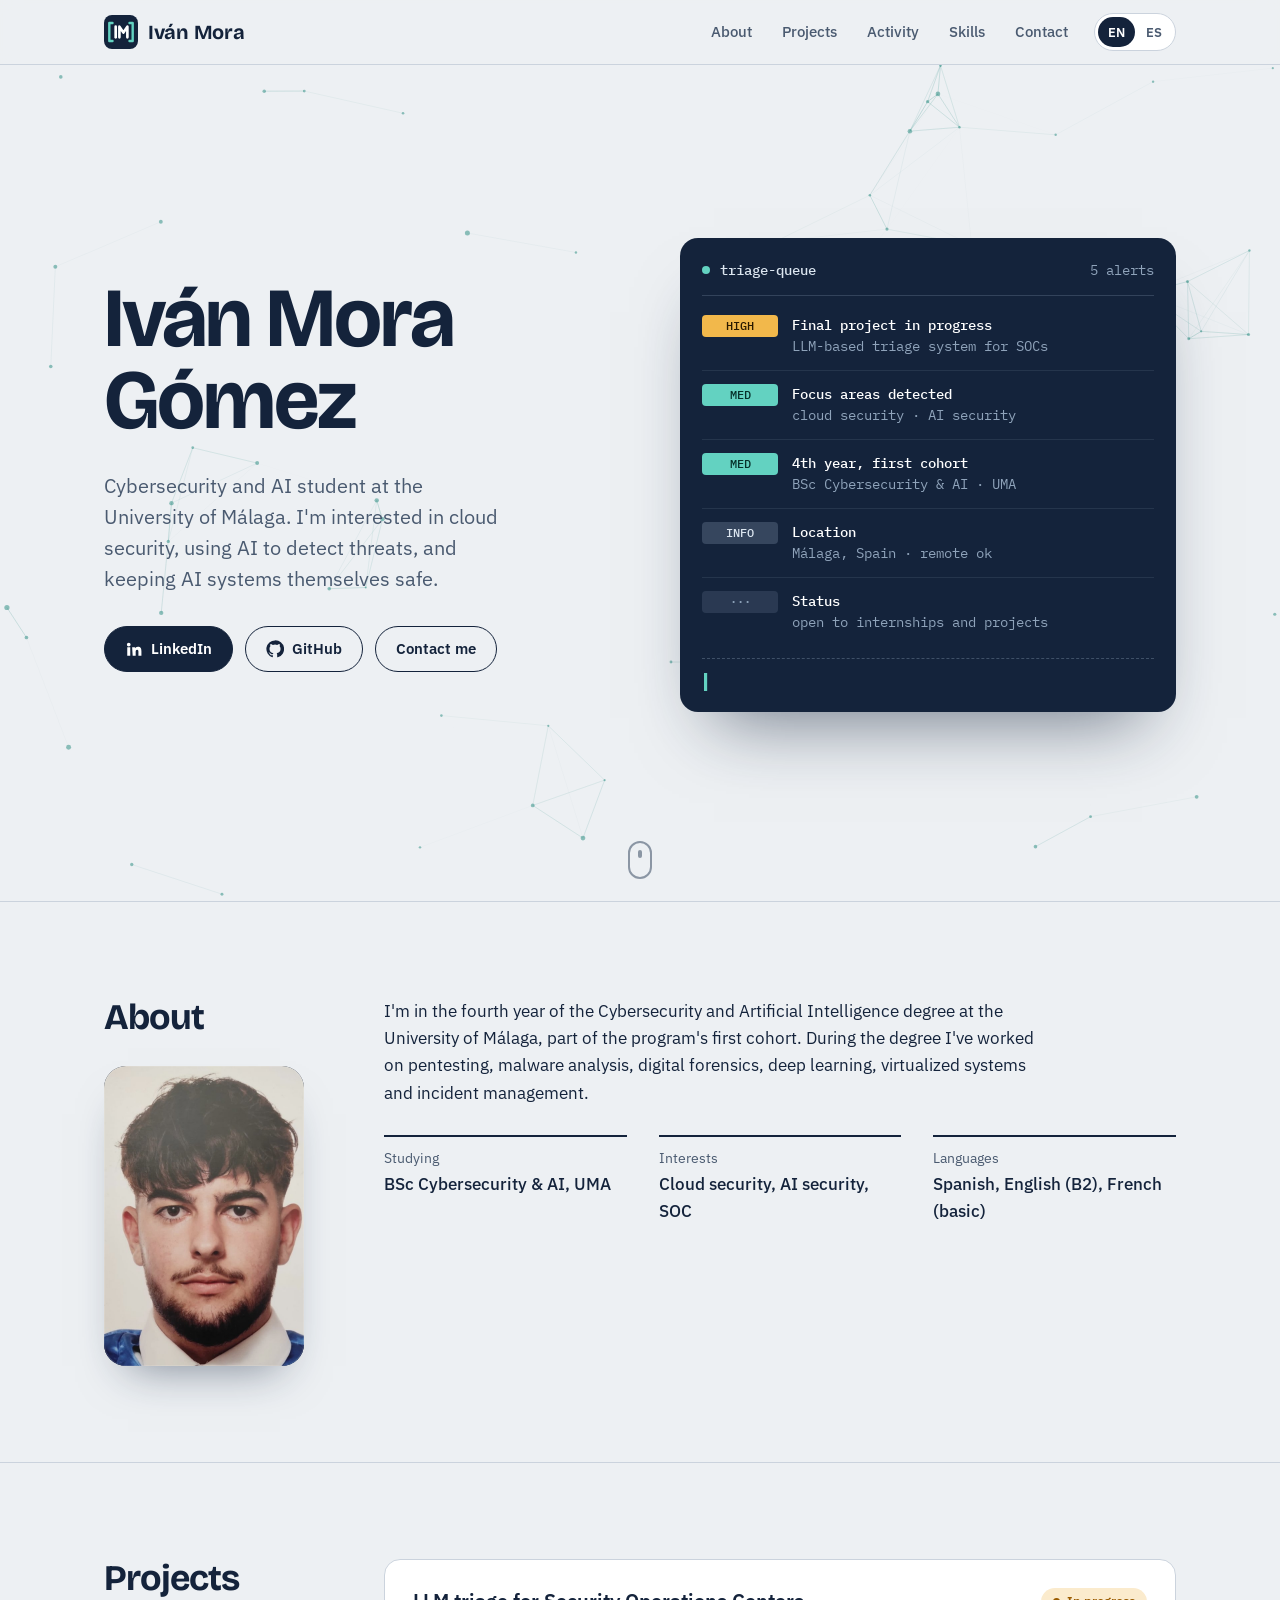
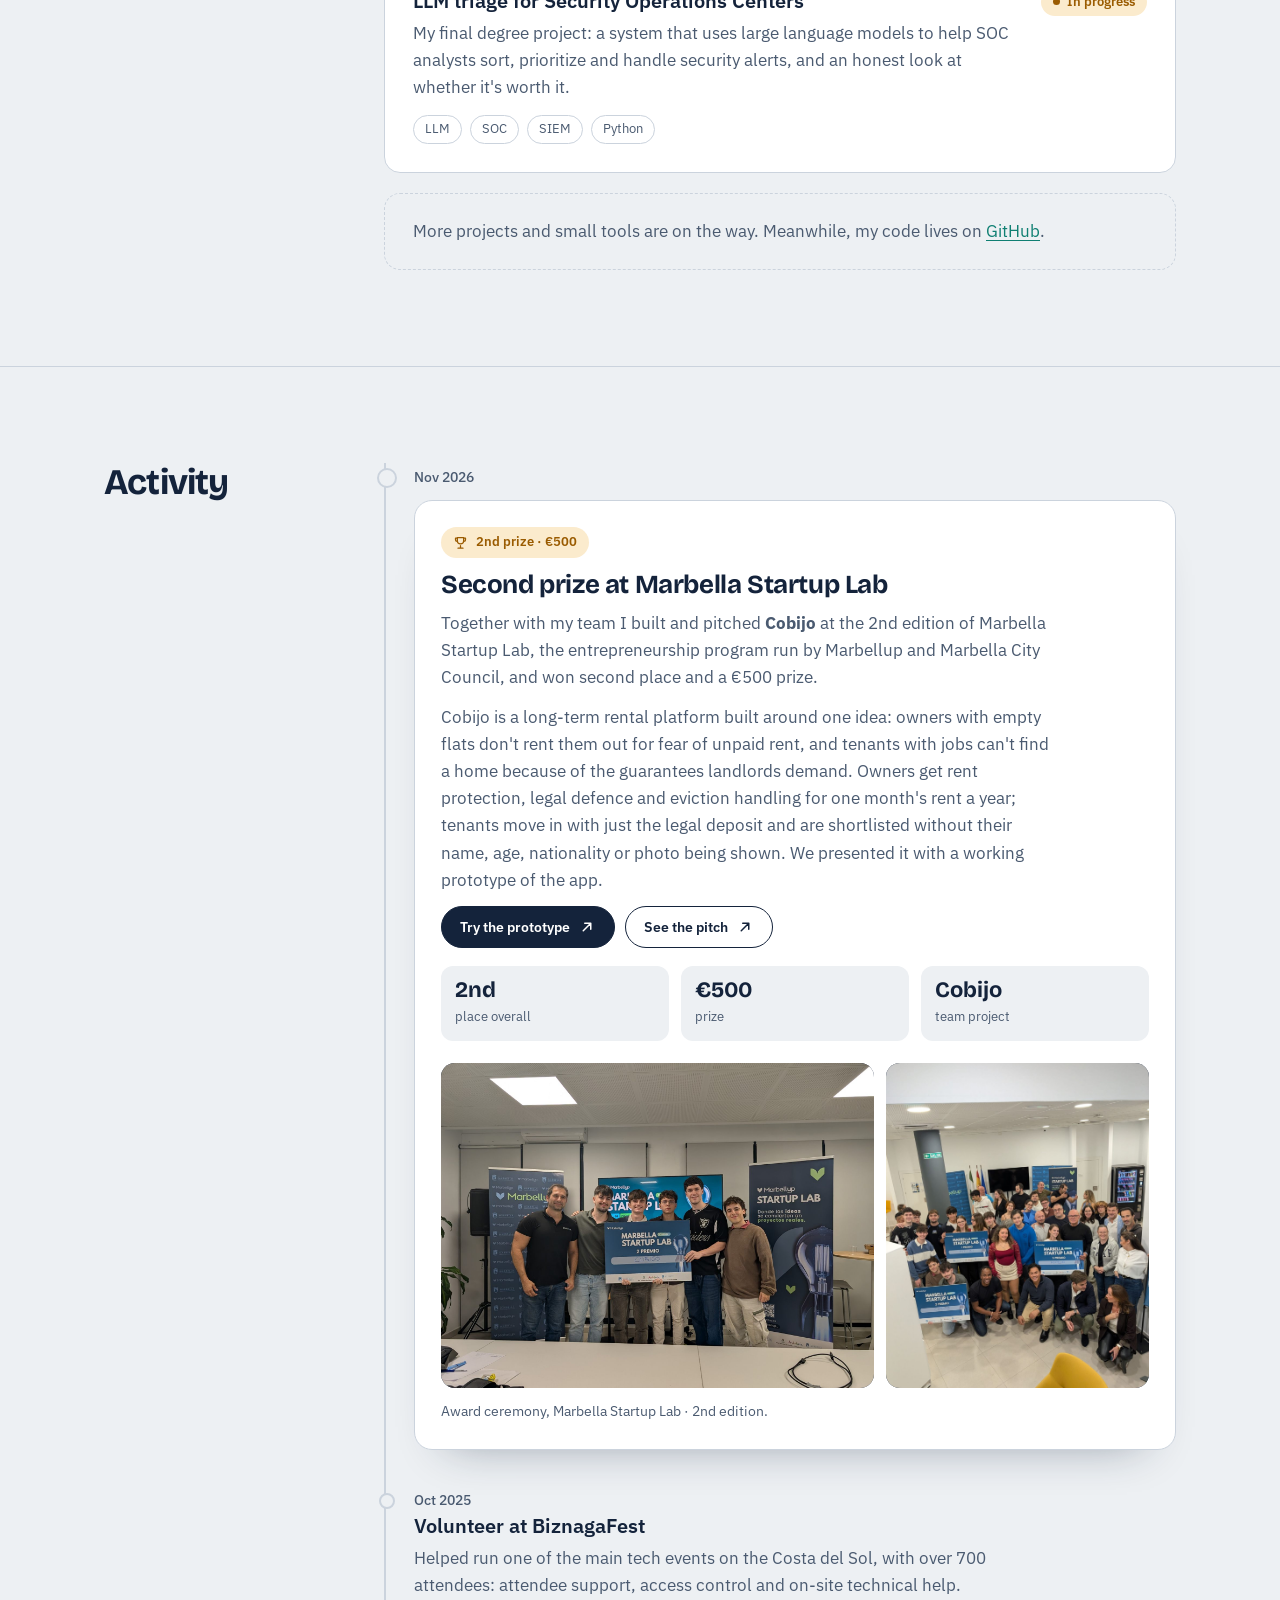
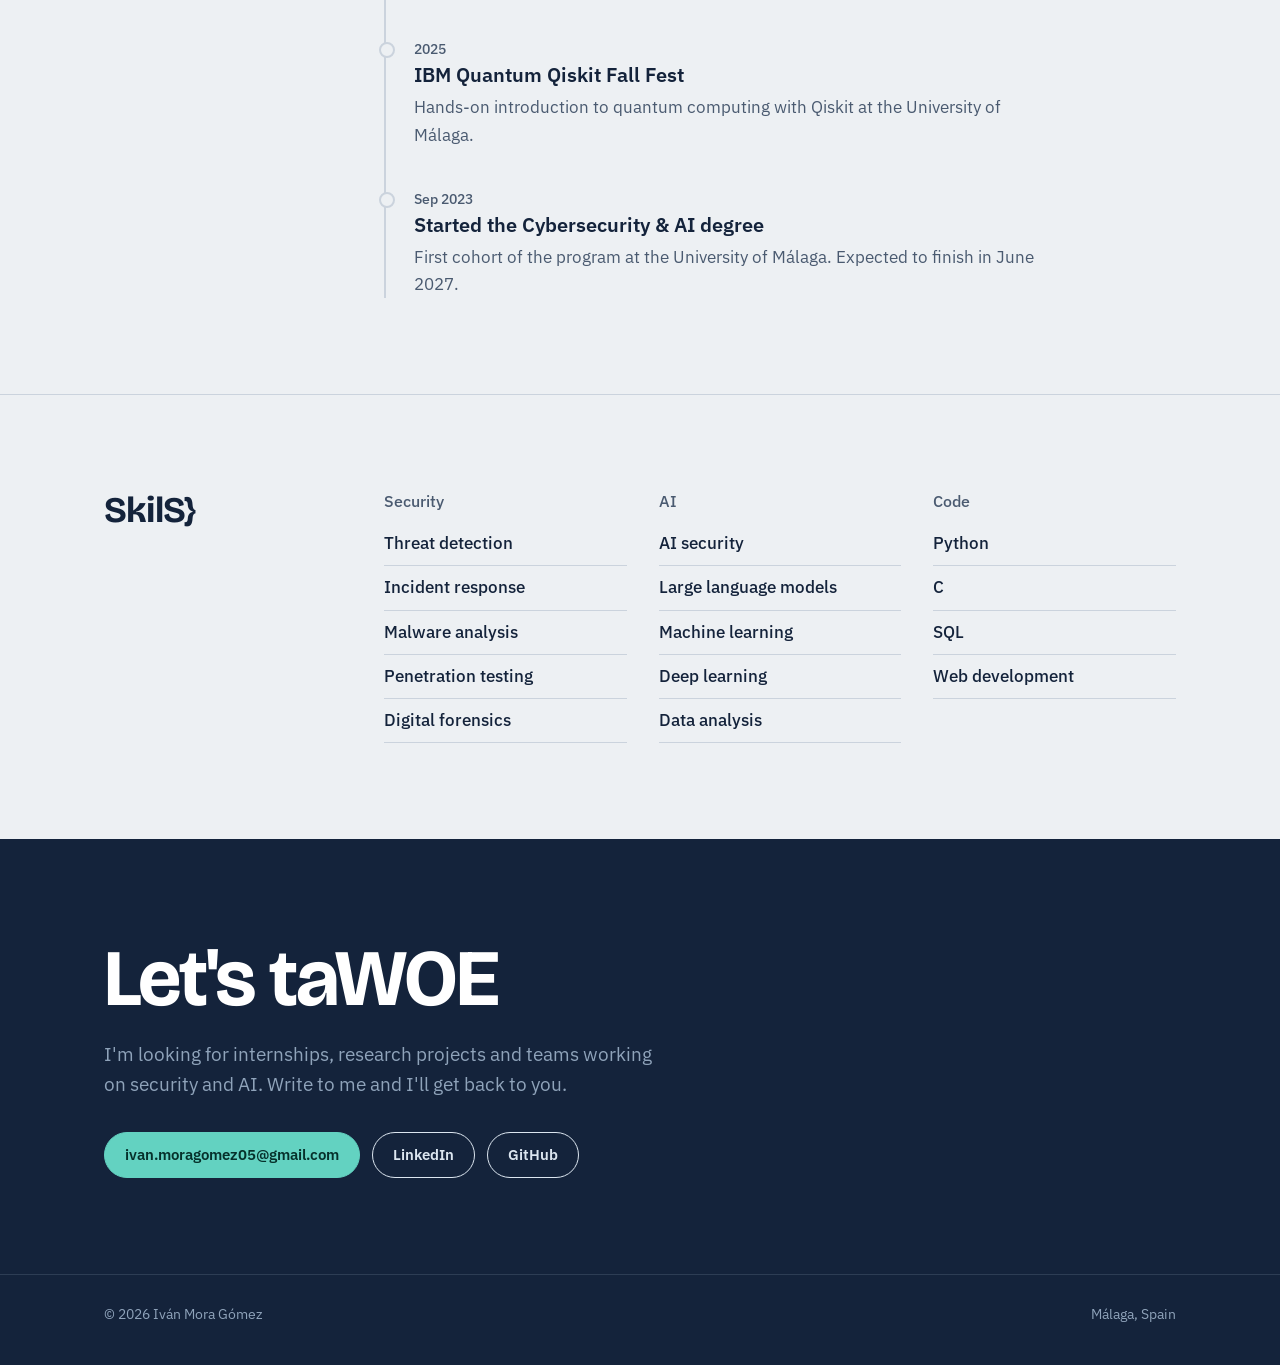
<file: index.html>
<!doctype html>
<html lang="en">
<head>
<meta charset="utf-8">
<meta name="viewport" content="width=device-width, initial-scale=1">
<title>Iván Mora Gómez · Cybersecurity &amp; AI</title>
<meta name="description" content="Iván Mora Gómez, Cybersecurity and AI student at the University of Málaga. Cloud security, AI security and security operations.">
<meta property="og:title" content="Iván Mora Gómez · Cybersecurity &amp; AI">
<meta property="og:description" content="Cybersecurity and AI student at the University of Málaga. Cloud security, AI security and security operations.">
<meta property="og:url" content="https://ivanmorag.com/">
<meta name="theme-color" content="#EDF0F3">
<link rel="icon" href="logo.svg" type="image/svg+xml">
<link rel="apple-touch-icon" href="apple-touch-icon.png">
<meta property="og:image" content="https://ivanmorag.com/apple-touch-icon.png">
<link rel="preconnect" href="https://fonts.googleapis.com">
<link rel="preconnect" href="https://fonts.gstatic.com" crossorigin>
<link href="https://fonts.googleapis.com/css2?family=Bricolage+Grotesque:opsz,wght@12..96,500;12..96,700&family=IBM+Plex+Sans:wght@400;500;600&family=IBM+Plex+Mono:wght@400;500&display=swap" rel="stylesheet">
<style>
:root{
  --paper:#EDF0F3;
  --panel:#FFFFFF;
  --ink:#14233B;
  --ink-2:#4A5A70;
  --line:#CBD3DD;
  --teal:#0F7F72;
  --teal-soft:#D5EEEA;
  --amber:#9A5B00;
  --amber-soft:#FBEBCD;
  --console:#14233B;
  --console-ink:#DCE6F0;
  --console-dim:#8FA3BA;
  --console-teal:#63D2C1;
  --console-amber:#F2B84B;
}
*{box-sizing:border-box}
html{scroll-behavior:smooth}
body{margin:0;background:var(--paper);color:var(--ink);font:400 17px/1.6 "IBM Plex Sans",system-ui,sans-serif;-webkit-font-smoothing:antialiased;overflow-x:hidden}
a{color:var(--teal);text-underline-offset:3px}
a:hover{color:var(--ink)}
:focus-visible{outline:3px solid var(--teal);outline-offset:3px;border-radius:4px}
.skip{position:absolute;left:-999px;top:8px;background:var(--ink);color:#fff;padding:8px 14px;border-radius:6px}
.skip:focus{left:16px;z-index:10}
.wrap{max-width:1120px;margin:0 auto;padding-left:24px;padding-right:24px}

/* scroll progress */
.progress{position:fixed;top:0;left:0;height:3px;width:100%;background:var(--teal);transform-origin:0 50%;transform:scaleX(0);z-index:20}

/* header */
header{position:sticky;top:0;z-index:5;background:rgba(237,240,243,.86);backdrop-filter:blur(10px);border-bottom:1px solid var(--line)}
.nav{display:flex;align-items:center;justify-content:space-between;gap:16px;height:64px}
.logo{font:700 20px/1 "Bricolage Grotesque",sans-serif;color:var(--ink);text-decoration:none;letter-spacing:-.3px}
.nav ul{display:flex;gap:6px;list-style:none;margin:0;padding:0}
.nav ul a{display:block;color:var(--ink-2);text-decoration:none;font-weight:500;font-size:15px;padding:8px 12px;border-radius:999px;transition:background .2s,color .2s}
.nav ul a:hover,.nav ul a.active{color:var(--ink);background:rgba(20,35,59,.07)}
@media (max-width:720px){.nav ul{display:none}}

/* hero */
.hero-band{position:relative;overflow:hidden}
#net{position:absolute;inset:0;width:100%;height:100%;pointer-events:none}
.hero{position:relative;padding-top:80px;padding-bottom:96px;display:grid;grid-template-columns:minmax(0,1.05fr) minmax(0,1fr);gap:56px;align-items:center;min-height:calc(100vh - 64px);max-height:none}
.hero h1{font:700 clamp(46px,6.6vw,84px)/.98 "Bricolage Grotesque",sans-serif;letter-spacing:-2px;margin:0 0 24px;min-height:2em}
.hero p.lead{font-size:20px;line-height:1.55;color:var(--ink-2);max-width:34ch;margin:0 0 32px}
.links{display:flex;flex-wrap:wrap;gap:12px}
.btn{position:relative;display:inline-flex;align-items:center;gap:8px;min-height:46px;padding:0 20px;border-radius:999px;font-weight:600;font-size:15px;text-decoration:none;border:1.5px solid var(--ink);color:var(--ink);background:transparent;transition:transform .2s ease,background .2s,color .2s}
.btn svg{width:18px;height:18px}
.btn.primary{background:var(--ink);color:#fff}
.btn.primary:hover{background:#22385A;color:#fff}
.btn:not(.primary):hover{background:var(--panel);color:var(--ink)}
.btn:hover{transform:translateY(-2px)}
.scroll-hint{position:absolute;left:50%;bottom:22px;transform:translateX(-50%);width:24px;height:38px;border:2px solid var(--ink-2);border-radius:14px;opacity:.6}
.scroll-hint::after{content:"";position:absolute;left:50%;top:7px;width:4px;height:8px;margin-left:-2px;border-radius:2px;background:var(--ink-2);animation:wheel 1.8s ease-in-out infinite}
@keyframes wheel{0%{opacity:0;transform:translateY(0)}30%{opacity:1}100%{opacity:0;transform:translateY(12px)}}

/* hero entrance */
.hero .lead,.hero .links{opacity:0;transform:translateY(14px);transition:opacity .7s ease,transform .7s ease}
.hero.ready .lead{opacity:1;transform:none;transition-delay:.9s}
.hero.ready .links{opacity:1;transform:none;transition-delay:1.1s}

/* the triage console */
.console-wrap{perspective:1200px}
.console{position:relative;background:var(--console);color:var(--console-ink);border-radius:18px;padding:22px 22px 18px;font:400 14px/1.5 "IBM Plex Mono",monospace;box-shadow:0 40px 70px -34px rgba(20,35,59,.6);transform-style:preserve-3d;transition:transform .25s ease-out;overflow:hidden;opacity:0;translate:0 24px;animation:consoleIn .9s cubic-bezier(.2,.8,.2,1) .4s forwards}
@keyframes consoleIn{to{opacity:1;translate:0 0}}
.console::before{content:"";position:absolute;left:0;right:0;top:-40%;height:40%;background:linear-gradient(180deg,transparent,rgba(99,210,193,.10),transparent);animation:scan 4.5s linear infinite;pointer-events:none}
@keyframes scan{to{top:120%}}
.console-top{display:flex;justify-content:space-between;align-items:center;color:var(--console-dim);padding-bottom:14px;border-bottom:1px solid rgba(143,163,186,.25);margin-bottom:6px}
.console-top b{color:var(--console-ink);font-weight:500;display:flex;align-items:center;gap:10px}
.live{width:8px;height:8px;border-radius:50%;background:var(--console-teal);box-shadow:0 0 0 0 rgba(99,210,193,.6);animation:pulse 1.8s infinite}
@keyframes pulse{70%{box-shadow:0 0 0 9px rgba(99,210,193,0)}100%{box-shadow:0 0 0 0 rgba(99,210,193,0)}}
.queue{min-height:330px}
.alert{display:grid;grid-template-columns:76px minmax(0,1fr);gap:14px;padding:13px 0;border-bottom:1px solid rgba(143,163,186,.14);animation:rowIn .45s ease both}
.alert:last-child{border-bottom:0}
.alert.out{animation:rowOut .4s ease forwards}
@keyframes rowIn{from{opacity:0;transform:translateY(-10px)}to{opacity:1;transform:none}}
@keyframes rowOut{to{opacity:0;transform:translateX(30px)}}
.sev{font-size:12px;font-weight:500;padding:2px 0;border-radius:4px;text-align:center;align-self:start;background:rgba(143,163,186,.18);color:var(--console-dim);transition:background .3s,color .3s}
.sev.pending::after{content:"···";animation:dots 1s steps(3) infinite}
.sev.pop{animation:pop .35s ease}
@keyframes pop{50%{transform:scale(1.18)}}
.sev.hi{background:var(--console-amber);color:#2B1A00}
.sev.md{background:var(--console-teal);color:#06312B}
.sev.lo{background:rgba(143,163,186,.28);color:var(--console-ink)}
.alert strong{display:block;font-weight:500;color:#fff}
.alert span.d{color:var(--console-dim)}
.verdict{margin-top:12px;padding-top:12px;border-top:1px dashed rgba(143,163,186,.35);color:var(--console-teal);min-height:2.6em}
.verdict::after{content:"▍";animation:blink 1.1s steps(1) infinite;margin-left:2px}
@keyframes blink{50%{opacity:0}}
@media (max-width:900px){.hero{grid-template-columns:1fr;padding-top:48px;padding-bottom:88px;gap:40px;min-height:0}.scroll-hint{display:none}}

/* sections */
section{padding:96px 0;border-top:1px solid var(--line)}
.sec-head{display:grid;grid-template-columns:240px minmax(0,1fr);gap:40px}
@media (max-width:820px){.sec-head{grid-template-columns:1fr;gap:24px}}
h2{font:700 36px/1.1 "Bricolage Grotesque",sans-serif;letter-spacing:-.8px;margin:0}
.sec-head>div:first-child{position:relative}
.sticky{position:sticky;top:104px}
h3{font:600 20px/1.3 "IBM Plex Sans",sans-serif;margin:0 0 6px}
.prose p{margin:0 0 16px;max-width:66ch}
.facts{display:grid;grid-template-columns:repeat(auto-fit,minmax(200px,1fr));gap:20px 32px;margin:28px 0 0;padding:0}
.facts div{position:relative;padding-top:12px}
.facts div::before{content:"";position:absolute;top:0;left:0;height:2px;width:100%;background:var(--ink);transform:scaleX(0);transform-origin:0 50%;transition:transform .9s cubic-bezier(.2,.8,.2,1)}
.facts.in div::before{transform:scaleX(1)}
.facts.in div:nth-child(2)::before{transition-delay:.15s}.facts.in div:nth-child(3)::before{transition-delay:.3s}
.facts dt{font-size:14px;color:var(--ink-2)}
.facts dd{margin:2px 0 0;font-weight:500}

/* photo */
.photo{margin-top:28px;width:200px;aspect-ratio:2/3;border-radius:22px;overflow:hidden;background:var(--console);position:relative;box-shadow:0 24px 44px -24px rgba(20,35,59,.55)}
.photo img{width:100%;height:100%;object-fit:cover;display:block;transition:transform .6s ease}
.photo:hover img{transform:scale(1.05)}
.photo::after{content:"";position:absolute;inset:0;border-radius:22px;box-shadow:inset 0 0 0 1px rgba(255,255,255,.12)}
.photo.missing{display:none}
@media (max-width:820px){.photo{width:150px;margin-top:20px}}

/* projects */
.projects{display:grid;gap:20px}
.project{position:relative;background:var(--panel);border:1px solid var(--line);border-radius:16px;padding:28px;display:grid;grid-template-columns:minmax(0,1fr) auto;gap:8px 24px;overflow:hidden;transition:transform .3s ease,box-shadow .3s ease,border-color .3s}
.project::before{content:"";position:absolute;inset:0;background:radial-gradient(380px circle at var(--mx,50%) var(--my,50%),rgba(15,127,114,.10),transparent 60%);opacity:0;transition:opacity .3s;pointer-events:none}
.project:hover{transform:translateY(-4px);box-shadow:0 26px 44px -30px rgba(20,35,59,.45);border-color:#AFC0CF}
.project:hover::before{opacity:1}
.project>*{position:relative}
.project p{margin:6px 0 14px;color:var(--ink-2);max-width:62ch}
.status{font-size:13px;font-weight:600;padding:4px 12px;border-radius:999px;align-self:start;white-space:nowrap;display:inline-flex;align-items:center;gap:7px}
.status.wip{background:var(--amber-soft);color:var(--amber)}
.status.wip::before{content:"";width:7px;height:7px;border-radius:50%;background:currentColor;animation:blink 1.4s steps(1) infinite}
.status.done{background:var(--teal-soft);color:var(--teal)}
.tags{display:flex;flex-wrap:wrap;gap:8px;list-style:none;margin:0;padding:0}
.tags li{font-size:13px;color:var(--ink-2);border:1px solid var(--line);border-radius:999px;padding:3px 11px}
.empty{border:1.5px dashed var(--line);border-radius:16px;padding:24px 28px;color:var(--ink-2);margin:0}
@media (max-width:560px){.project{grid-template-columns:1fr}.status{justify-self:start;grid-row:1}}

/* timeline that draws itself */
.timeline{position:relative;list-style:none;margin:0;padding:0}
.timeline::before{content:"";position:absolute;left:0;top:0;bottom:0;width:2px;background:var(--line)}
.timeline .fill{position:absolute;left:0;top:0;width:2px;height:100%;background:var(--teal);transform-origin:50% 0;transform:scaleY(var(--p,0))}
.timeline li{position:relative;padding:0 0 36px 30px}
.timeline li:last-child{padding-bottom:0}
.timeline li.fill{padding:0}.timeline li.fill::before{display:none}
.timeline li::before{content:"";position:absolute;left:-5px;top:7px;width:12px;height:12px;border-radius:50%;background:var(--paper);border:2px solid var(--line);transition:border-color .3s,background .3s,box-shadow .3s}
.timeline li.lit::before{border-color:var(--teal);background:var(--teal);box-shadow:0 0 0 5px var(--teal-soft)}
.timeline time{font-size:14px;color:var(--ink-2);font-weight:500}
.timeline p{margin:4px 0 0;color:var(--ink-2);max-width:62ch}
.shot{margin:18px 0 0;max-width:560px}
.shot img{display:block;width:100%;height:auto;border-radius:14px;border:1px solid var(--line);box-shadow:0 22px 40px -28px rgba(20,35,59,.5);transition:transform .5s cubic-bezier(.2,.8,.2,1)}
.shot:hover img{transform:scale(1.015)}
.shot figcaption{margin-top:8px;font-size:14px;color:var(--ink-2)}

/* award entry */
.timeline li.award::before{width:16px;height:16px;left:-7px;top:5px}
.timeline li.award.lit::before{border-color:var(--amber);background:var(--console-amber);box-shadow:0 0 0 6px var(--amber-soft)}
.award-card{margin-top:10px;background:var(--panel);border:1px solid var(--line);border-radius:18px;padding:26px;box-shadow:0 26px 44px -34px rgba(20,35,59,.45)}
.award-top{display:flex;flex-wrap:wrap;align-items:center;gap:10px;margin-bottom:12px}
.prize{display:inline-flex;align-items:center;gap:8px;font-size:13px;font-weight:600;padding:5px 12px;border-radius:999px;background:var(--amber-soft);color:var(--amber)}
.prize svg{width:15px;height:15px}
.award-card h3{font:700 26px/1.15 "Bricolage Grotesque",sans-serif;letter-spacing:-.4px;margin:0 0 10px}
.award-card p{margin:0 0 12px;color:var(--ink-2);max-width:62ch}
.award-links{display:flex;flex-wrap:wrap;gap:10px;margin:4px 0 0}
.award-links .btn{min-height:42px;padding:0 18px;font-size:14px}
.award-stats{display:grid;grid-template-columns:repeat(3,minmax(0,1fr));gap:12px;margin:18px 0 22px;padding:0;list-style:none}
.timeline .award-stats li{padding:12px 14px;border-radius:12px;background:var(--paper)}
.timeline .award-stats li::before{display:none}
.award-stats b{display:block;font:700 22px/1.1 "Bricolage Grotesque",sans-serif;color:var(--ink)}
.award-stats span{font-size:13px;color:var(--ink-2)}
.gallery{display:grid;grid-template-columns:minmax(0,1.65fr) minmax(0,1fr);gap:12px;margin:0}
.gallery button{display:block;position:relative;padding:0;border:0;border-radius:14px;overflow:hidden;cursor:zoom-in;background:var(--console);aspect-ratio:4/3}
.gallery button.tall{aspect-ratio:auto;min-height:100%}
.gallery button.tall img{position:absolute;inset:0}
.gallery img{display:block;width:100%;height:100%;object-fit:cover;transition:transform .6s cubic-bezier(.2,.8,.2,1)}
.gallery button:hover img{transform:scale(1.04)}
.gallery figcaption{grid-column:1/-1;font-size:14px;color:var(--ink-2)}
@media (max-width:560px){.award-card{padding:20px}.award-stats{gap:8px}.timeline .award-stats li{padding:10px}.award-stats b{font-size:19px}.award-stats span{font-size:12px}.gallery{grid-template-columns:1fr}.gallery button.tall{aspect-ratio:4/3}}
.lightbox{padding:0;border:0;background:transparent;max-width:min(94vw,1400px);max-height:92vh}
.lightbox::backdrop{background:rgba(10,18,32,.86)}
.lightbox img{display:block;max-width:100%;max-height:92vh;border-radius:12px}
.lightbox button{position:absolute;top:10px;right:10px;width:40px;height:40px;border-radius:50%;border:0;background:rgba(20,35,59,.8);color:#fff;font-size:22px;line-height:1;cursor:pointer}

/* skills */
.skillgroups{display:grid;grid-template-columns:repeat(auto-fit,minmax(240px,1fr));gap:32px}
.skillgroups h3{font-size:16px;color:var(--ink-2);font-weight:500;margin-bottom:10px}
.skillgroups ul{list-style:none;margin:0;padding:0}
.skillgroups li{position:relative;padding:8px 0;border-bottom:1px solid var(--line);font-weight:500;transition:padding .25s ease,color .25s}
.skillgroups li::before{content:"";position:absolute;left:0;top:50%;width:0;height:2px;background:var(--teal);transition:width .25s ease}
.skillgroups li:hover{padding-left:22px;color:var(--teal)}
.skillgroups li:hover::before{width:14px}

/* contact */
.contact{background:var(--console);color:var(--console-ink);border-top:0;position:relative;overflow:hidden}
.contact h2{font-size:clamp(44px,7vw,80px);letter-spacing:-2px;margin-bottom:16px;color:#fff}
.contact p{color:var(--console-dim);max-width:52ch;margin:0 0 32px;font-size:19px}
.contact .btn{border-color:var(--console-ink);color:var(--console-ink)}
.contact .btn.primary{background:var(--console-teal);border-color:var(--console-teal);color:#06312B}
.contact .btn.primary:hover{background:#86E0D2;color:#06312B}
.contact .btn:not(.primary):hover{background:rgba(255,255,255,.08);color:#fff}
.contact a:focus-visible{outline-color:var(--console-teal)}
#net2{position:absolute;inset:0;width:100%;height:100%;pointer-events:none;opacity:.55}
.contact .wrap{position:relative}
footer{padding:28px 0 40px;color:var(--console-dim);font-size:14px;background:var(--console);border-top:1px solid rgba(143,163,186,.2)}
footer .wrap{display:flex;justify-content:space-between;flex-wrap:wrap;gap:8px}

/* reveal on scroll */
.reveal{opacity:0;transform:translateY(26px);transition:opacity .8s ease,transform .8s cubic-bezier(.2,.8,.2,1)}
.reveal.in{opacity:1;transform:none}
.reveal.d1{transition-delay:.1s}.reveal.d2{transition-delay:.2s}.reveal.d3{transition-delay:.3s}


/* logo + language switch */
.logo{display:inline-flex;align-items:center;gap:10px}
.logo .mark{display:block;overflow:visible}
.logo .bl,.logo .br{transition:transform .35s cubic-bezier(.2,.8,.2,1)}
.logo:hover .bl{transform:translateX(-2.5px)}
.logo:hover .br{transform:translateX(2.5px)}
.logo i{font-style:normal;color:var(--teal)}
.nav-right{display:flex;align-items:center;gap:14px}
.lang{position:relative;display:inline-grid;grid-template-columns:1fr 1fr;align-items:center;min-height:38px;padding:3px;border:1.5px solid var(--line);border-radius:999px;background:var(--panel);font:600 13px/1 "IBM Plex Sans",sans-serif;color:var(--ink-2);cursor:pointer}
.lang span{position:relative;z-index:1;padding:8px 10px;transition:color .25s}
.lang::before{content:"";position:absolute;top:3px;bottom:3px;left:3px;width:calc(50% - 3px);border-radius:999px;background:var(--ink);transition:transform .3s cubic-bezier(.2,.8,.2,1)}
.lang[data-lang="es"]::before{transform:translateX(100%)}
.lang[data-lang="en"] span[data-l="en"],.lang[data-lang="es"] span[data-l="es"]{color:#fff}
.lang:hover{border-color:var(--ink-2)}

@media (prefers-reduced-motion:reduce){
  html{scroll-behavior:auto}
  *,*::before,*::after{animation:none!important;transition:none!important}
  .reveal,.hero .lead,.hero .links,.console{opacity:1!important;transform:none!important;translate:none!important}
  .facts div::before{transform:none}
}
</style>
</head>
<body>
<div class="progress" aria-hidden="true"></div>
<a class="skip" href="#main" data-i18n="skip">Skip to content</a>

<header>
  <nav class="wrap nav" aria-label="Main">
    <a class="logo" href="#top" aria-label="Iván Mora, home">
      <svg class="mark" viewBox="0 0 64 64" width="34" height="34" aria-hidden="true"><rect width="64" height="64" rx="15" fill="#14233B"/><g fill="none" stroke="#63D2C1" stroke-width="4.5" stroke-linecap="round" stroke-linejoin="round"><path class="bl" d="M16 15H10v34h6"/><path class="br" d="M48 15h6v34h-6"/></g><g fill="none" stroke="#FFFFFF" stroke-width="5" stroke-linecap="round" stroke-linejoin="round"><path d="M22 22v20"/><path d="M29 42V22l7.5 11L44 22v20"/></g></svg>
      <span>Iván Mora</span>
    </a>
    <div class="nav-right">
      <ul>
        <li><a href="#about" data-i18n="nav.about">About</a></li>
        <li><a href="#projects" data-i18n="nav.projects">Projects</a></li>
        <li><a href="#activity" data-i18n="nav.activity">Activity</a></li>
        <li><a href="#skills" data-i18n="nav.skills">Skills</a></li>
        <li><a href="#contact" data-i18n="nav.contact">Contact</a></li>
      </ul>
      <button class="lang" id="lang" type="button" aria-label="Cambiar a español">
        <span data-l="en">EN</span><span data-l="es">ES</span>
      </button>
    </div>
  </nav>
</header>

<main id="main">
  <div class="hero-band" id="top">
    <canvas id="net" aria-hidden="true"></canvas>
    <div class="wrap hero">
      <div>
        <h1 class="decrypt" data-text="Iván Mora Gómez">Iván Mora Gómez</h1>
        <p class="lead" data-i18n="hero.lead">Cybersecurity and AI student at the University of Málaga. I'm interested in cloud security, using AI to detect threats, and keeping AI systems themselves safe.</p>
        <div class="links">
          <a class="btn primary magnetic" href="https://www.linkedin.com/in/ivan-mora-gomez/" target="_blank" rel="noopener">
            <svg viewBox="0 0 24 24" fill="currentColor" aria-hidden="true"><path d="M4.98 3.5a2.5 2.5 0 1 1 0 5 2.5 2.5 0 0 1 0-5zM3 9.5h4V21H3zM9.5 9.5h3.8v1.6h.06c.53-1 1.83-2.06 3.77-2.06 4.03 0 4.77 2.65 4.77 6.1V21h-4v-5.1c0-1.22-.02-2.8-1.7-2.8-1.71 0-1.97 1.33-1.97 2.7V21h-4z"/></svg>
            LinkedIn
          </a>
                <a class="btn magnetic" href="https://github.com/ivanmora17" target="_blank" rel="noopener">
            <svg viewBox="0 0 24 24" fill="currentColor" aria-hidden="true"><path d="M12 .5a11.5 11.5 0 0 0-3.64 22.41c.58.1.79-.25.79-.56v-2c-3.2.7-3.88-1.37-3.88-1.37-.52-1.33-1.28-1.69-1.28-1.69-1.04-.71.08-.7.08-.7 1.16.08 1.77 1.19 1.77 1.19 1.03 1.76 2.7 1.25 3.36.96.1-.75.4-1.25.73-1.54-2.56-.29-5.25-1.28-5.25-5.69 0-1.26.45-2.29 1.19-3.1-.12-.29-.52-1.46.11-3.05 0 0 .97-.31 3.17 1.18a11 11 0 0 1 5.78 0c2.2-1.49 3.17-1.18 3.17-1.18.63 1.59.23 2.76.11 3.05.74.81 1.19 1.84 1.19 3.1 0 4.42-2.7 5.4-5.27 5.68.41.36.78 1.06.78 2.14v3.17c0 .31.21.67.8.56A11.5 11.5 0 0 0 12 .5z"/></svg>
            GitHub
          </a>
          <a class="btn magnetic" href="#contact" data-i18n="hero.contact">Contact me</a>
        </div>
      </div>

      <div class="console-wrap">
        <div class="console" id="console" role="img" data-i18n-label="console.label" aria-label="A security alert queue that summarizes Iván: final project on LLM triage for SOCs in progress, fourth year of the Cybersecurity and AI degree, focus on cloud and AI security, based in Málaga and open to internships.">
          <div class="console-top" aria-hidden="true"><b><i class="live"></i>triage-queue</b><span id="count">0 alerts</span></div>
          <div class="queue" id="queue" aria-hidden="true"></div>
          <div class="verdict" id="verdict" aria-hidden="true"></div>
        </div>
      </div>
    </div>
    <div class="scroll-hint" aria-hidden="true"></div>
  </div>

  <section id="about">
    <div class="wrap sec-head">
      <div>
        <div class="sticky">
          <h2 class="decrypt" data-i18n="h.about" data-text="About">About</h2>
          <!-- Tu foto: foto.jpg (vertical, 2:3) -->
          <div class="photo reveal"><img src="foto.jpg" alt="Iván Mora Gómez" width="600" height="900" onerror="this.parentElement.classList.add('missing')"></div>
        </div>
      </div>
      <div class="prose">
        <p class="reveal" data-i18n="about.p1">I'm in the fourth year of the Cybersecurity and Artificial Intelligence degree at the University of Málaga, part of the program's first cohort. During the degree I've worked on pentesting, malware analysis, digital forensics, deep learning, virtualized systems and incident management.</p>
        <dl class="facts reveal d1" id="facts">
          <div><dt data-i18n="f.study">Studying</dt><dd data-i18n="f.study.v">BSc Cybersecurity &amp; AI, UMA</dd></div>
          <div><dt data-i18n="f.int">Interests</dt><dd data-i18n="f.int.v">Cloud security, AI security, SOC</dd></div>
          <div><dt data-i18n="f.lang">Languages</dt><dd data-i18n="f.lang.v">Spanish, English (B2), French (basic)</dd></div>
        </dl>
      </div>
    </div>
  </section>

  <section id="projects">
    <div class="wrap sec-head">
      <div><h2 class="decrypt sticky" data-i18n="h.projects" data-text="Projects">Projects</h2></div>
      <div class="projects">
        <article class="project reveal">
          <div>
            <h3 data-i18n="p1.t">LLM triage for Security Operations Centers</h3>
            <p data-i18n="p1.d">My final degree project: a system that uses large language models to help SOC analysts sort, prioritize and handle security alerts, and an honest look at whether it's worth it.</p>
            <ul class="tags"><li>LLM</li><li>SOC</li><li>SIEM</li><li>Python</li></ul>
          </div>
          <span class="status wip" data-i18n="st.wip">In progress</span>
        </article>

        <!--
          PLANTILLA PARA AÑADIR UN PROYECTO NUEVO: copia este bloque, quita los comentarios y rellénalo.
          Pon el texto en inglés en el HTML y el español en el atributo data-es.
          Usa class="status done" para proyectos terminados.

        <article class="project reveal">
          <div>
            <h3 data-es="Nombre en español">Project name</h3>
            <p data-es="Una o dos frases en español.">One or two sentences about what it does and what you learned.</p>
            <ul class="tags"><li>Python</li><li>Malware</li></ul>
            <a href="https://github.com/ivanmora17/repo" data-es="Ver en GitHub">View on GitHub</a>
          </div>
          <span class="status done" data-i18n="st.done">Done</span>
        </article>
        -->

        <p class="empty reveal d1" data-i18n="p.empty">More projects and small tools are on the way. Meanwhile, my code lives on <a href="https://github.com/ivanmora17" target="_blank" rel="noopener">GitHub</a>.</p>
      </div>
    </div>
  </section>

  <section id="activity">
    <div class="wrap sec-head">
      <div><h2 class="decrypt sticky" data-i18n="h.activity" data-text="Activity">Activity</h2></div>
      <ol class="timeline" id="timeline" reversed>
        <li class="fill" aria-hidden="true"></li>
        <li class="award">
          <time datetime="2026-11" data-i18n="a1.when">Nov 2026</time>
          <div class="award-card reveal">
            <div class="award-top">
              <span class="prize"><svg viewBox="0 0 24 24" fill="none" stroke="currentColor" stroke-width="2" stroke-linecap="round" stroke-linejoin="round" aria-hidden="true"><path d="M8 21h8M12 17v4M7 4h10v5a5 5 0 0 1-10 0z"/><path d="M17 5h3v2a3 3 0 0 1-3 3M7 5H4v2a3 3 0 0 0 3 3"/></svg><span data-i18n="a1.badge">2nd prize · €500</span></span>
            </div>
            <h3 data-i18n="a1.t">Second prize at Marbella Startup Lab</h3>
            <p data-i18n="a1.d">Together with my team I built and pitched <strong>Cobijo</strong> at the 2nd edition of Marbella Startup Lab, the entrepreneurship program run by Marbellup and Marbella City Council, and won second place and a €500 prize.</p>
            <p data-i18n="a1.d2">Cobijo is a long-term rental platform built around one idea: owners with empty flats don't rent them out for fear of unpaid rent, and tenants with jobs can't find a home because of the guarantees landlords demand. Owners get rent protection, legal defence and eviction handling for one month's rent a year; tenants move in with just the legal deposit and are shortlisted without their name, age, nationality or photo being shown. We presented it with a working prototype of the app.</p>
            <div class="award-links">
              <a class="btn primary" href="cobijo/#demo" target="_blank" rel="noopener"><span data-i18n="a1.proto">Try the prototype</span> <svg viewBox="0 0 24 24" fill="none" stroke="currentColor" stroke-width="2" stroke-linecap="round" stroke-linejoin="round" aria-hidden="true"><path d="M7 17 17 7M9 7h8v8"/></svg></a>
              <a class="btn" href="cobijo/" target="_blank" rel="noopener"><span data-i18n="a1.pitch">See the pitch</span> <svg viewBox="0 0 24 24" fill="none" stroke="currentColor" stroke-width="2" stroke-linecap="round" stroke-linejoin="round" aria-hidden="true"><path d="M7 17 17 7M9 7h8v8"/></svg></a>
            </div>
            <ul class="award-stats">
              <li><b data-i18n="a1.s1">2nd</b><span data-i18n="a1.s1l">place overall</span></li>
              <li><b data-i18n="a1.s2">€500</b><span data-i18n="a1.s2l">prize</span></li>
              <li><b>Cobijo</b><span data-i18n="a1.s3l">team project</span></li>
            </ul>
            <figure class="gallery">
              <button type="button" data-full="startup-lab-premio.jpg" data-i18n-label="a1.zoom1" aria-label="Enlarge photo: team Cobijo with the second prize"><img src="startup-lab-premio.jpg" width="1600" height="1205" loading="lazy" style="object-position:50% 72%" data-i18n-alt="a1.alt1" alt="Team Cobijo holding the Marbella Startup Lab second prize board"></button>
              <button type="button" class="tall" data-full="startup-lab-grupo.jpg" data-i18n-label="a1.zoom2" aria-label="Enlarge photo: all participants and winners"><img src="startup-lab-grupo.jpg" width="1200" height="1594" loading="lazy" style="object-position:50% 62%" data-i18n-alt="a1.alt2" alt="Group photo of all Marbella Startup Lab participants with the three winning teams"></button>
              <figcaption data-i18n="a1.cap">Award ceremony, Marbella Startup Lab · 2nd edition.</figcaption>
            </figure>
          </div>
        </li>
        <li>
          <time datetime="2025-10" data-i18n="a2.when">Oct 2025</time>
          <h3 data-i18n="a2.t">Volunteer at BiznagaFest</h3>
          <p data-i18n="a2.d">Helped run one of the main tech events on the Costa del Sol, with over 700 attendees: attendee support, access control and on-site technical help.</p>
        </li>
        <li>
          <time datetime="2025">2025</time>
          <h3>IBM Quantum Qiskit Fall Fest</h3>
          <p data-i18n="a3.d">Hands-on introduction to quantum computing with Qiskit at the University of Málaga.</p>
        </li>
        <li>
          <time datetime="2023-09" data-i18n="a4.when">Sep 2023</time>
          <h3 data-i18n="a4.t">Started the Cybersecurity &amp; AI degree</h3>
          <p data-i18n="a4.d">First cohort of the program at the University of Málaga. Expected to finish in June 2027.</p>
        </li>
      </ol>
    </div>
  </section>

  <section id="skills">
    <div class="wrap sec-head">
      <div><h2 class="decrypt sticky" data-i18n="h.skills" data-text="Skills">Skills</h2></div>
      <div class="skillgroups">
        <div class="reveal">
          <h3 data-i18n="s.sec">Security</h3>
          <ul><li data-i18n="s1">Threat detection</li><li data-i18n="s2">Incident response</li><li data-i18n="s3">Malware analysis</li><li data-i18n="s4">Penetration testing</li><li data-i18n="s5">Digital forensics</li></ul>
        </div>
        <div class="reveal d1">
          <h3 data-i18n="s.ai">AI</h3>
          <ul><li data-i18n="s6">AI security</li><li data-i18n="s7">Large language models</li><li data-i18n="s8">Machine learning</li><li data-i18n="s9">Deep learning</li><li data-i18n="s10">Data analysis</li></ul>
        </div>
        <div class="reveal d2">
          <h3 data-i18n="s.code">Code</h3>
          <ul><li>Python</li><li>C</li><li>SQL</li><li data-i18n="s11">Web development</li></ul>
        </div>
      </div>
    </div>
  </section>

  <section id="contact" class="contact">
    <canvas id="net2" aria-hidden="true"></canvas>
    <div class="wrap">
      <h2 class="decrypt" data-i18n="h.contact" data-text="Let's talk.">Let's talk.</h2>
      <p class="reveal" data-i18n="c.p">I'm looking for internships, research projects and teams working on security and AI. Write to me and I'll get back to you.</p>
      <div class="links reveal d1">
        <a class="btn primary magnetic" href="mailto:ivan.moragomez05@gmail.com">ivan.moragomez05@gmail.com</a>
        <a class="btn magnetic" href="https://www.linkedin.com/in/ivan-mora-gomez/" target="_blank" rel="noopener">LinkedIn</a>
        <a class="btn magnetic" href="https://github.com/ivanmora17" target="_blank" rel="noopener">GitHub</a>
      </div>
    </div>
  </section>
</main>

<dialog class="lightbox" id="lightbox"><img alt=""><button type="button" aria-label="Close">×</button></dialog>

<footer>
  <div class="wrap"><span>© 2026 Iván Mora Gómez</span><span data-i18n="foot">Málaga, Spain</span></div>
</footer>

<script>
(() => {
  const reduce = matchMedia('(prefers-reduced-motion: reduce)').matches;
  const fine = matchMedia('(pointer: fine)').matches;

  /* ---------- translations (English lives in the HTML) ---------- */
  const ES = {
    'skip': 'Saltar al contenido',
    'nav.about': 'Sobre mí', 'nav.projects': 'Proyectos', 'nav.activity': 'Actividad', 'nav.skills': 'Aptitudes', 'nav.contact': 'Contacto',
    'hero.lead': 'Estudiante de Ciberseguridad e Inteligencia Artificial en la Universidad de Málaga. Me interesa la seguridad cloud, usar la IA para detectar amenazas y proteger los propios sistemas de IA.',
    'hero.contact': 'Contáctame',
    'console.label': 'Una cola de alertas de seguridad que resume a Iván: TFG sobre triaje con LLM para SOC en curso, cuarto curso del Grado en Ciberseguridad e IA, interés en seguridad cloud y en IA, en Málaga y abierto a prácticas.',
    'h.about': 'Sobre mí', 'h.projects': 'Proyectos', 'h.activity': 'Actividad', 'h.skills': 'Aptitudes', 'h.contact': 'Hablemos.',
    'about.p1': 'Estudio cuarto del Grado en Ciberseguridad e Inteligencia Artificial en la Universidad de Málaga, en la primera promoción. Durante la carrera he trabajado en pentesting, análisis de malware, informática forense, aprendizaje profundo, sistemas virtualizados y gestión de incidentes.',
    'f.study': 'Estudios', 'f.study.v': 'Grado en Ciberseguridad e IA, UMA',
    'f.int': 'Intereses', 'f.int.v': 'Seguridad cloud, seguridad en IA, SOC',
    'f.lang': 'Idiomas', 'f.lang.v': 'Español, inglés (B2), francés (básico)',
    'p1.t': 'Triaje con LLM para Centros de Operaciones de Seguridad',
    'p1.d': 'Mi Trabajo Fin de Grado: un sistema que usa modelos de lenguaje para ayudar a los analistas de un SOC a clasificar, priorizar y gestionar alertas de seguridad, y un análisis honesto de si merece la pena.',
    'st.wip': 'En curso', 'st.done': 'Terminado',
    'p.empty': 'Pronto habrá más proyectos y pequeñas herramientas. Mientras tanto, mi código está en <a href="https://github.com/ivanmora17" target="_blank" rel="noopener">GitHub</a>.',
    'a1.when': 'nov 2026', 'a1.badge': '2º premio · 500 €',
    'a1.t': 'Segundo premio en el Marbella Startup Lab',
    'a1.d': 'Con mi equipo desarrollé y presenté <strong>Cobijo</strong> en la 2ª edición del Marbella Startup Lab, el programa de emprendimiento de Marbellup y el Ayuntamiento de Marbella, y conseguimos el segundo puesto y un premio de 500 €.',
    'a1.d2': 'Cobijo es una plataforma de alquiler de larga duración que parte de una idea: hay propietarios con pisos vacíos que no los alquilan por miedo a los impagos, e inquilinos con trabajo que no encuentran piso por las garantías que les piden. Al propietario le damos protección frente a impagos, defensa jurídica y gestión del desahucio por un mes de renta al año; el inquilino entra solo con la fianza legal y se le preselecciona sin mostrar su nombre, edad, nacionalidad ni foto. Lo presentamos con un prototipo funcional de la app.',
    'a1.s1': '2º', 'a1.s2': '500 €','a1.s1l': 'puesto general', 'a1.s2l': 'de premio', 'a1.s3l': 'proyecto en equipo',
    'a1.proto': 'Probar el prototipo', 'a1.pitch': 'Ver el pitch',
    'a1.cap': 'Entrega de premios, Marbella Startup Lab · 2ª edición.',
    'a1.alt1': 'El equipo de Cobijo con el cartel del segundo premio del Marbella Startup Lab',
    'a1.alt2': 'Foto de grupo con todos los participantes del Marbella Startup Lab y los tres equipos premiados',
    'a1.zoom1': 'Ampliar foto: el equipo de Cobijo con el segundo premio',
    'a1.zoom2': 'Ampliar foto: todos los participantes y ganadores',
    'a2.when': 'oct 2025', 'a2.t': 'Voluntario en BiznagaFest',
    'a2.d': 'Ayudé a organizar uno de los principales eventos tecnológicos de la Costa del Sol, con más de 700 asistentes: atención al público, control de accesos y soporte técnico.',
    'a3.d': 'Introducción práctica a la computación cuántica con Qiskit en la Universidad de Málaga.',
    'a4.when': 'sept 2023', 'a4.t': 'Empecé el Grado en Ciberseguridad e IA',
    'a4.d': 'Primera promoción del grado en la Universidad de Málaga. Termino previsiblemente en junio de 2027.',
    's.sec': 'Seguridad', 's.ai': 'IA', 's.code': 'Código',
    's1': 'Detección de amenazas', 's2': 'Respuesta a incidentes', 's3': 'Análisis de malware', 's4': 'Pruebas de penetración', 's5': 'Informática forense',
    's6': 'Seguridad en IA', 's7': 'Modelos de lenguaje (LLM)', 's8': 'Aprendizaje automático', 's9': 'Aprendizaje profundo', 's10': 'Análisis de datos', 's11': 'Desarrollo web',
    'c.p': 'Busco prácticas, proyectos de investigación y equipos que trabajen en seguridad e IA. Escríbeme y te respondo.',
    'foot': 'Málaga, España'
  };
  const META = {
    en: { title: 'Iván Mora Gómez · Cybersecurity & AI', desc: 'Iván Mora Gómez, Cybersecurity and AI student at the University of Málaga. Cloud security, AI security and security operations.', btn: 'Cambiar a español', alerts: n => `${n} alert${n === 1 ? '' : 's'}`, verdict: 'triage complete', analyzing: 'analyzing new alert…' },
    es: { title: 'Iván Mora Gómez · Ciberseguridad e IA', desc: 'Iván Mora Gómez, estudiante de Ciberseguridad e IA en la Universidad de Málaga. Seguridad cloud, seguridad en IA y operaciones de seguridad.', btn: 'Switch to English', alerts: n => `${n} alerta${n === 1 ? '' : 's'}`, verdict: 'triaje completado', analyzing: 'analizando nueva alerta…' }
  };
  const i18nEls = [...document.querySelectorAll('[data-i18n], [data-es]')];
  i18nEls.forEach(el => { el.dataset.en = el.innerHTML; });
  const altEls = [...document.querySelectorAll('[data-i18n-alt]')];
  altEls.forEach(el => { el.dataset.enAlt = el.alt; });
  const labelEls = [...document.querySelectorAll('[data-i18n-label]')];
  labelEls.forEach(el => { el.dataset.enLabel = el.getAttribute('aria-label'); });
  let lang = 'en';
  try { lang = localStorage.getItem('lang') || ''; } catch (e) { lang = ''; }
  if (lang !== 'en' && lang !== 'es') lang = (navigator.language || 'en').toLowerCase().startsWith('es') ? 'es' : 'en';

  /* ---------- decrypt text effect ---------- */
  const glyphs = 'ABCDEFGHIJKLMNOPQRSTUVWXYZ0123456789#$%&*<>/{}=+';
  function decrypt(el, dur = 1100) {
    const text = el.dataset.text;
    el.setAttribute('aria-label', text);
    if (reduce) { el.textContent = text; return; }
    const start = performance.now();
    const run = el._run = {};
    (function tick(now) {
      if (el._run !== run) return;
      const t = Math.min(1, (now - start) / dur);
      const solved = Math.floor(t * text.length);
      let out = '';
      for (let i = 0; i < text.length; i++) {
        const c = text[i];
        out += (i < solved || c === ' ') ? c : glyphs[(Math.random() * glyphs.length) | 0];
      }
      el.textContent = out;
      if (t < 1) requestAnimationFrame(tick); else el.textContent = text;
    })(start);
  }

  /* ---------- console data ---------- */
  const queue = document.getElementById('queue');
  const count = document.getElementById('count');
  const verdict = document.getElementById('verdict');
  const SEV = { hi: 'HIGH', md: 'MED', lo: 'INFO' };
  const initial = [
    { s: 'hi', en: ['Final project in progress', 'LLM-based triage system for SOCs'], es: ['TFG en curso', 'sistema de triaje con LLM para SOC'] },
    { s: 'md', en: ['Focus areas detected', 'cloud security · AI security'], es: ['Áreas de interés detectadas', 'seguridad cloud · seguridad en IA'] },
    { s: 'md', en: ['4th year, first cohort', 'BSc Cybersecurity & AI · UMA'], es: ['4º curso, primera promoción', 'Grado en Ciberseguridad e IA · UMA'] },
    { s: 'lo', en: ['Location', 'Málaga, Spain · remote ok'], es: ['Ubicación', 'Málaga, España · también en remoto'] },
    { s: 'lo', en: ['Status', 'open to internships and projects'], es: ['Estado', 'abierto a prácticas y proyectos'] }
  ];
  const extra = [
    { s: 'hi', en: ['Award detected', '2nd prize · Marbella Startup Lab · €500'], es: ['Premio detectado', '2º premio · Marbella Startup Lab · 500 €'] },
    { s: 'lo', en: ['New visitor detected', 'welcome to ivanmorag.com'], es: ['Nueva visita detectada', 'bienvenido a ivanmorag.com'] },
    { s: 'lo', en: ['Volunteer experience', 'BiznagaFest 2025 · 700+ attendees'], es: ['Voluntariado', 'BiznagaFest 2025 · más de 700 asistentes'] },
    { s: 'lo', en: ['Languages', 'Spanish · English B2 · French basic'], es: ['Idiomas', 'español · inglés B2 · francés básico'] },
    { s: 'lo', en: ['Side quest', 'IBM Quantum Qiskit Fall Fest 2025'], es: ['Misión secundaria', 'IBM Quantum Qiskit Fall Fest 2025'] }
  ];
  let total = 0, verdictKey = '';
  function fillRow(row) { const [t, d] = row._item[lang]; row._t.textContent = t; row._d.textContent = d; }
  function makeRow(item) {
    const row = document.createElement('div');
    row.className = 'alert';
    const s = document.createElement('span'); s.className = 'sev pending';
    const body = document.createElement('div');
    row._t = document.createElement('strong');
    row._d = document.createElement('span'); row._d.className = 'd';
    body.append(row._t, row._d); row.append(s, body);
    row._item = item; fillRow(row);
    row._classify = () => { s.classList.remove('pending'); s.classList.add(item.s, 'pop'); s.textContent = SEV[item.s]; };
    return row;
  }
  let typer;
  function typeVerdict(key) {
    verdictKey = key;
    const text = META[lang][key];
    clearInterval(typer);
    if (reduce) { verdict.textContent = text; return; }
    verdict.textContent = '';
    let i = 0;
    typer = setInterval(() => { verdict.textContent = text.slice(0, ++i); if (i >= text.length) clearInterval(typer); }, 38);
  }
  function setCount() { count.textContent = META[lang].alerts(total); }

  /* ---------- apply language ---------- */
  const langBtn = document.getElementById('lang');
  function applyLang(animate) {
    document.documentElement.lang = lang;
    document.title = META[lang].title;
    document.querySelector('meta[name="description"]').setAttribute('content', META[lang].desc);
    i18nEls.forEach(el => {
      const es = el.dataset.i18n ? ES[el.dataset.i18n] : el.dataset.es;
      const html = lang === 'es' && es != null ? es : el.dataset.en;
      if (el.classList.contains('decrypt')) {
        const tmp = document.createElement('div'); tmp.innerHTML = html;
        el.dataset.text = tmp.textContent;
        if (animate && el.dataset.done) decrypt(el, 700); else el.textContent = el.dataset.text;
      } else el.innerHTML = html;
    });
    altEls.forEach(el => { el.alt = lang === 'es' ? ES[el.dataset.i18nAlt] : el.dataset.enAlt; });
    labelEls.forEach(el => el.setAttribute('aria-label', lang === 'es' ? ES[el.dataset.i18nLabel] : el.dataset.enLabel));
    langBtn.dataset.lang = lang;
    langBtn.setAttribute('aria-label', META[lang].btn);
    queue.querySelectorAll('.alert').forEach(fillRow);
    setCount();
    if (verdictKey) typeVerdict(verdictKey);
  }
  langBtn.addEventListener('click', () => {
    lang = lang === 'en' ? 'es' : 'en';
    try { localStorage.setItem('lang', lang); } catch (e) {}
    applyLang(true);
  });
  applyLang(false);

  /* ---------- hero entrance ---------- */
  const hero = document.querySelector('.hero');
  const h1 = hero.querySelector('h1');
  requestAnimationFrame(() => { hero.classList.add('ready'); decrypt(h1, 1400); });

  /* ---------- reveal on scroll ---------- */
  const io = new IntersectionObserver((entries) => {
    entries.forEach(e => {
      if (!e.isIntersecting) return;
      const el = e.target;
      el.classList.add('in');
      if (el.classList.contains('decrypt') && !el.dataset.done) { el.dataset.done = 1; decrypt(el, 800); }
      io.unobserve(el);
    });
  }, { threshold: 0.18, rootMargin: '0px 0px -40px 0px' });
  document.querySelectorAll('.reveal, section .decrypt').forEach(el => io.observe(el));

  /* ---------- scroll progress, timeline, active nav ---------- */
  const bar = document.querySelector('.progress');
  const tl = document.getElementById('timeline');
  const fill = tl.querySelector('.fill');
  const items = [...tl.querySelectorAll('li:not(.fill)')];
  const navLinks = [...document.querySelectorAll('.nav ul a')];
  const sections = navLinks.map(a => document.querySelector(a.getAttribute('href')));
  function onScroll() {
    const h = document.documentElement;
    bar.style.transform = `scaleX(${h.scrollTop / (h.scrollHeight - h.clientHeight || 1)})`;
    const r = tl.getBoundingClientRect();
    const mark = innerHeight * 0.65;
    fill.style.setProperty('--p', Math.max(0, Math.min(1, (mark - r.top) / r.height)));
    items.forEach(li => li.classList.toggle('lit', li.getBoundingClientRect().top + 10 < mark));
    let cur = -1;
    sections.forEach((s, i) => { if (s && s.getBoundingClientRect().top < 140) cur = i; });
    navLinks.forEach((a, i) => a.classList.toggle('active', i === cur));
  }
  addEventListener('scroll', onScroll, { passive: true });
  onScroll();

  /* ---------- live triage console ---------- */
  if (reduce) {
    initial.forEach(a => { const r = makeRow(a); queue.append(r); r._classify(); total++; });
    setCount(); typeVerdict('verdict');
  } else {
    const t0 = 900, step = 420;
    initial.forEach((a, i) => {
      setTimeout(() => { const r = makeRow(a); queue.append(r); total++; setCount(); setTimeout(r._classify, 520); }, t0 + i * step);
    });
    setTimeout(() => typeVerdict('verdict'), t0 + initial.length * step + 700);
    let k = 0;
    setTimeout(function stream() {
      if (!document.hidden) {
        const rows = queue.querySelectorAll('.alert:not(.out)');
        const last = rows[rows.length - 1];
        if (rows.length >= 5 && last) { last.classList.add('out'); setTimeout(() => last.remove(), 400); }
        const r = makeRow(extra[k++ % extra.length]);
        queue.prepend(r); total++; setCount();
        setTimeout(r._classify, 700);
        typeVerdict('analyzing');
        setTimeout(() => typeVerdict('verdict'), 1400);
      }
      setTimeout(stream, 6500);
    }, t0 + initial.length * step + 5000);
  }

  /* ---------- 3D tilt on the console ---------- */
  const consoleEl = document.getElementById('console');
  if (fine && !reduce) {
    consoleEl.addEventListener('pointermove', e => {
      const r = consoleEl.getBoundingClientRect();
      const x = (e.clientX - r.left) / r.width - .5, y = (e.clientY - r.top) / r.height - .5;
      consoleEl.style.transform = `rotateY(${x * 8}deg) rotateX(${-y * 8}deg)`;
    });
    consoleEl.addEventListener('pointerleave', () => consoleEl.style.transform = '');
  }

  /* ---------- spotlight on project cards ---------- */
  document.querySelectorAll('.project').forEach(card => {
    card.addEventListener('pointermove', e => {
      const r = card.getBoundingClientRect();
      card.style.setProperty('--mx', (e.clientX - r.left) + 'px');
      card.style.setProperty('--my', (e.clientY - r.top) + 'px');
    });
  });

  /* ---------- photo lightbox ---------- */
  const lb = document.getElementById('lightbox');
  const lbImg = lb.querySelector('img');
  document.querySelectorAll('.gallery button').forEach(b => b.addEventListener('click', () => {
    lbImg.src = b.dataset.full; lbImg.alt = b.querySelector('img').alt;
    if (lb.showModal) lb.showModal(); else window.open(b.dataset.full, '_blank');
  }));
  lb.querySelector('button').addEventListener('click', () => lb.close());
  lb.addEventListener('click', e => { if (e.target === lb) lb.close(); });

  /* ---------- magnetic buttons ---------- */
  if (fine && !reduce) {
    document.querySelectorAll('.magnetic').forEach(b => {
      b.addEventListener('pointermove', e => {
        const r = b.getBoundingClientRect();
        b.style.transform = `translate(${(e.clientX - r.left - r.width / 2) * .18}px, ${(e.clientY - r.top - r.height / 2) * .3}px)`;
      });
      b.addEventListener('pointerleave', () => b.style.transform = '');
    });
  }

  /* ---------- node network background ---------- */
  function network(canvas, opts) {
    if (reduce) return;
    const ctx = canvas.getContext('2d');
    const host = canvas.parentElement;
    let w, h, dpr, nodes = [], mouse = { x: -9999, y: -9999 }, visible = true;
    function size() {
      dpr = Math.min(devicePixelRatio || 1, 2);
      w = host.clientWidth; h = host.clientHeight;
      canvas.width = w * dpr; canvas.height = h * dpr;
      ctx.setTransform(dpr, 0, 0, dpr, 0, 0);
      const n = Math.round(Math.min(90, (w * h) / 16000));
      nodes = Array.from({ length: n }, () => ({
        x: Math.random() * w, y: Math.random() * h,
        vx: (Math.random() - .5) * .35, vy: (Math.random() - .5) * .35,
        r: Math.random() * 1.6 + 1
      }));
    }
    size(); addEventListener('resize', size);
    host.addEventListener('pointermove', e => { const r = canvas.getBoundingClientRect(); mouse.x = e.clientX - r.left; mouse.y = e.clientY - r.top; });
    host.addEventListener('pointerleave', () => { mouse.x = mouse.y = -9999; });
    new IntersectionObserver(([e]) => visible = e.isIntersecting).observe(host);
    const D = 130;
    (function frame() {
      requestAnimationFrame(frame);
      if (!visible || document.hidden) return;
      ctx.clearRect(0, 0, w, h);
      for (const n of nodes) {
        const dx = mouse.x - n.x, dy = mouse.y - n.y, dist = Math.hypot(dx, dy);
        if (dist < 180 && dist > 0) { n.vx += dx / dist * .02; n.vy += dy / dist * .02; }
        n.vx *= .985; n.vy *= .985;
        if (Math.abs(n.vx) < .08) n.vx += (Math.random() - .5) * .05;
        if (Math.abs(n.vy) < .08) n.vy += (Math.random() - .5) * .05;
        n.x += n.vx; n.y += n.vy;
        if (n.x < 0 || n.x > w) n.vx *= -1;
        if (n.y < 0 || n.y > h) n.vy *= -1;
      }
      for (let i = 0; i < nodes.length; i++) {
        const a = nodes[i];
        for (let j = i + 1; j < nodes.length; j++) {
          const b = nodes[j], d = Math.hypot(a.x - b.x, a.y - b.y);
          if (d < D) {
            ctx.strokeStyle = `rgba(${opts.rgb},${(1 - d / D) * opts.line})`;
            ctx.lineWidth = 1; ctx.beginPath(); ctx.moveTo(a.x, a.y); ctx.lineTo(b.x, b.y); ctx.stroke();
          }
        }
        const md = Math.hypot(a.x - mouse.x, a.y - mouse.y);
        if (md < 180) {
          ctx.strokeStyle = `rgba(${opts.rgb},${(1 - md / 180) * opts.line * 1.6})`;
          ctx.beginPath(); ctx.moveTo(a.x, a.y); ctx.lineTo(mouse.x, mouse.y); ctx.stroke();
        }
        ctx.fillStyle = `rgba(${opts.rgb},${opts.dot})`;
        ctx.beginPath(); ctx.arc(a.x, a.y, a.r, 0, Math.PI * 2); ctx.fill();
      }
    })();
  }
  network(document.getElementById('net'), { rgb: '15,127,114', line: .22, dot: .45 });
  network(document.getElementById('net2'), { rgb: '99,210,193', line: .25, dot: .6 });
})();
</script>
</body>
</html>
</file>
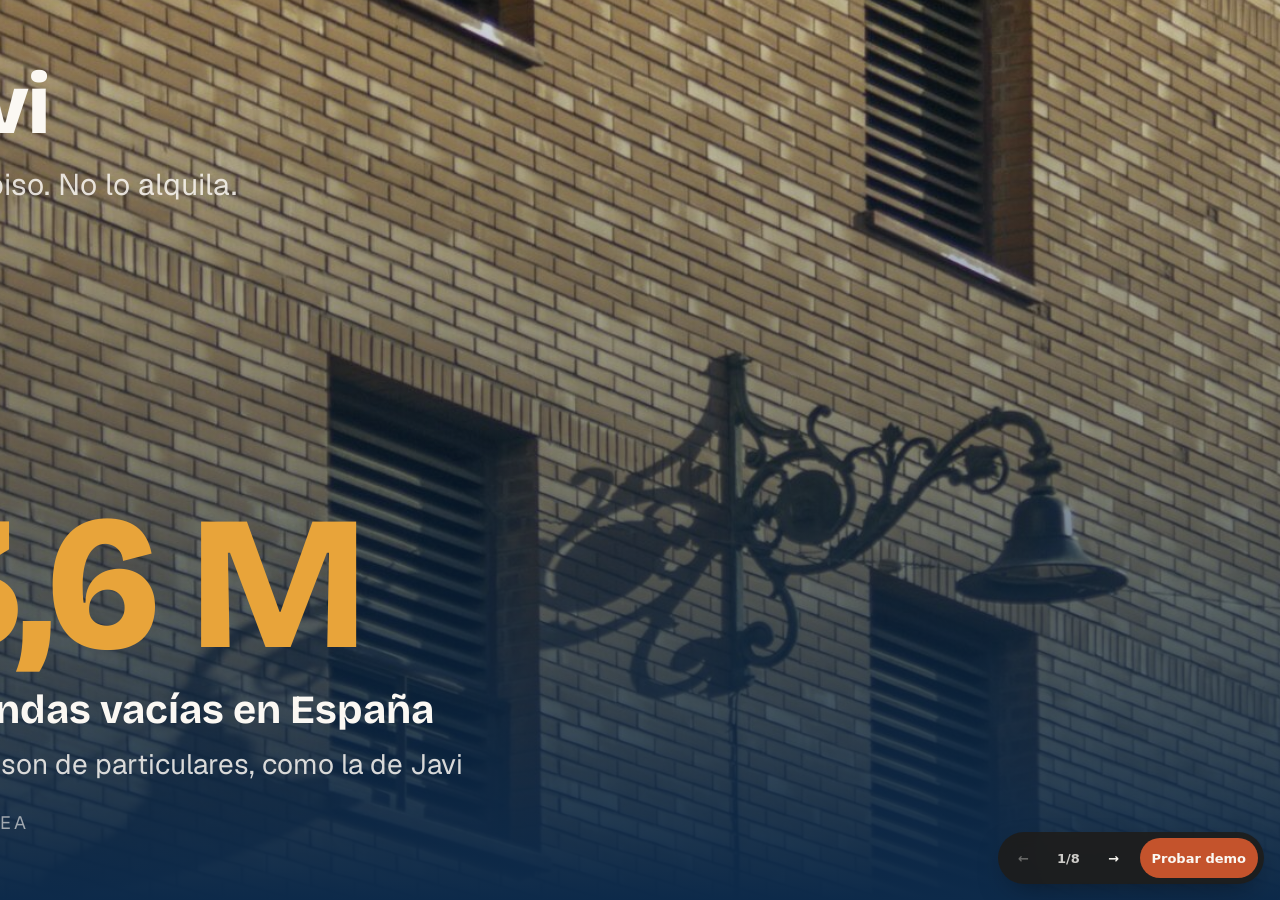
<file: cobijo/index.html>
<!doctype html>
<html lang="es">
  <head>
    <meta charset="UTF-8" />
    <link rel="icon" type="image/svg+xml" href="./favicon.svg" />
    <meta name="viewport" content="width=device-width, initial-scale=1.0, viewport-fit=cover" />
    <meta name="theme-color" content="#fbf8f3" />
    <title>Cobijo · Alquila sin miedo</title>
    <script type="module" crossorigin src="./assets/index-C7efa_BI.js"></script>
    <link rel="stylesheet" crossorigin href="./assets/index-DyZpsOYe.css">
    <style>
      .deck-nav{position:fixed;right:max(16px,env(safe-area-inset-right));bottom:max(16px,env(safe-area-inset-bottom));z-index:9999;display:flex;align-items:center;gap:6px;padding:6px;border-radius:999px;background:rgba(31,27,23,.82);backdrop-filter:blur(8px);font:600 13px/1 system-ui,sans-serif;color:#fbf8f3;box-shadow:0 10px 30px -12px rgba(0,0,0,.5)}
      .deck-nav button,.deck-nav a{display:inline-flex;align-items:center;justify-content:center;min-width:40px;height:40px;padding:0 12px;border:0;border-radius:999px;background:transparent;color:inherit;font:inherit;text-decoration:none;cursor:pointer}
      .deck-nav button:hover,.deck-nav a:hover{background:rgba(251,248,243,.14)}
      .deck-nav button:disabled{opacity:.35;cursor:default;background:transparent}
      .deck-nav a{background:#c4532c}
      .deck-nav a:hover{background:#d8653d}
      .deck-nav span{min-width:38px;text-align:center;opacity:.8}
    </style>
  </head>
  <body>
    <div id="root"></div>
    <script>
      // Botones y gestos para pasar diapositivas sin teclado (el pitch solo escucha las flechas).
      (function () {
        var TOTAL = 8;
        var h = location.hash.slice(1);
        if (h && !/^\d+$/.test(h)) return; // #demo, #inquilino, #propietario: no es el pitch
        function key(k) { window.dispatchEvent(new KeyboardEvent('keydown', { key: k, bubbles: true })); }
        function cur() { var n = parseInt(location.hash.slice(1), 10); return n >= 1 && n <= TOTAL ? n : 1; }
        var nav = document.createElement('nav');
        nav.className = 'deck-nav';
        nav.setAttribute('aria-label', 'Navegación del pitch');
        nav.innerHTML = '<button type="button" data-k="ArrowLeft" aria-label="Anterior">&#8592;</button>' +
          '<span aria-live="polite"></span>' +
          '<button type="button" data-k="ArrowRight" aria-label="Siguiente">&#8594;</button>' +
          '<a href="#demo" aria-label="Abrir el prototipo interactivo">Probar demo</a>';
        var label = nav.querySelector('span');
        var prev = nav.querySelector('[data-k="ArrowLeft"]');
        function update() { var n = cur(); label.textContent = n + '/' + TOTAL; prev.disabled = n === 1 && !location.hash; }
        nav.addEventListener('click', function (e) {
          var b = e.target.closest('button');
          if (b) { key(b.dataset.k); setTimeout(update, 30); }
        });
        nav.querySelector('a').addEventListener('click', function (e) { e.preventDefault(); location.hash = 'demo'; location.reload(); });
        // deslizar con el dedo
        var x0 = null;
        window.addEventListener('touchstart', function (e) { x0 = e.touches[0].clientX; }, { passive: true });
        window.addEventListener('touchend', function (e) {
          if (x0 === null) return;
          var dx = e.changedTouches[0].clientX - x0; x0 = null;
          if (Math.abs(dx) > 50) { key(dx < 0 ? 'ArrowRight' : 'ArrowLeft'); setTimeout(update, 30); }
        }, { passive: true });
        window.addEventListener('keydown', function () { setTimeout(update, 30); });
        document.body.appendChild(nav);
        update();
      })();
    </script>
  </body>
</html>
</file>
<file: cobijo/assets/index-DyZpsOYe.css>
/*! tailwindcss v4.3.5 | MIT License | https://tailwindcss.com */
@layer properties{@supports (((-webkit-hyphens:none)) and (not (margin-trim:block))) or ((-moz-orient:inline) and (not (color:rgb(from red r g b)))){*,:before,:after,::backdrop{--tw-translate-x:0;--tw-translate-y:0;--tw-translate-z:0;--tw-rotate-x:initial;--tw-rotate-y:initial;--tw-rotate-z:initial;--tw-skew-x:initial;--tw-skew-y:initial;--tw-space-y-reverse:0;--tw-divide-y-reverse:0;--tw-border-style:solid;--tw-gradient-position:initial;--tw-gradient-from:#0000;--tw-gradient-via:#0000;--tw-gradient-to:#0000;--tw-gradient-stops:initial;--tw-gradient-via-stops:initial;--tw-gradient-from-position:0%;--tw-gradient-via-position:50%;--tw-gradient-to-position:100%;--tw-leading:initial;--tw-font-weight:initial;--tw-tracking:initial;--tw-ordinal:initial;--tw-slashed-zero:initial;--tw-numeric-figure:initial;--tw-numeric-spacing:initial;--tw-numeric-fraction:initial;--tw-shadow:0 0 #0000;--tw-shadow-color:initial;--tw-shadow-alpha:100%;--tw-inset-shadow:0 0 #0000;--tw-inset-shadow-color:initial;--tw-inset-shadow-alpha:100%;--tw-ring-color:initial;--tw-ring-shadow:0 0 #0000;--tw-inset-ring-color:initial;--tw-inset-ring-shadow:0 0 #0000;--tw-ring-inset:initial;--tw-ring-offset-width:0px;--tw-ring-offset-color:#fff;--tw-ring-offset-shadow:0 0 #0000;--tw-blur:initial;--tw-brightness:initial;--tw-contrast:initial;--tw-grayscale:initial;--tw-hue-rotate:initial;--tw-invert:initial;--tw-opacity:initial;--tw-saturate:initial;--tw-sepia:initial;--tw-drop-shadow:initial;--tw-drop-shadow-color:initial;--tw-drop-shadow-alpha:100%;--tw-drop-shadow-size:initial;--tw-backdrop-blur:initial;--tw-backdrop-brightness:initial;--tw-backdrop-contrast:initial;--tw-backdrop-grayscale:initial;--tw-backdrop-hue-rotate:initial;--tw-backdrop-invert:initial;--tw-backdrop-opacity:initial;--tw-backdrop-saturate:initial;--tw-backdrop-sepia:initial;--tw-duration:initial}}}@layer theme{:root,:host{--font-sans:"Geist Variable", ui-sans-serif, system-ui, -apple-system, "Segoe UI", sans-serif;--font-mono:ui-monospace, SFMono-Regular, Menlo, Monaco, Consolas, "Liberation Mono", "Courier New", monospace;--spacing:.25rem;--font-weight-medium:500;--font-weight-semibold:600;--font-weight-bold:700;--font-weight-extrabold:800;--tracking-tighter:-.05em;--tracking-tight:-.025em;--leading-tight:1.25;--leading-snug:1.375;--radius-lg:.5rem;--radius-xl:.75rem;--radius-2xl:1rem;--radius-3xl:1.5rem;--animate-spin:spin 1s linear infinite;--animate-ping:ping 1s cubic-bezier(0, 0, .2, 1) infinite;--blur-2xl:40px;--default-transition-duration:.15s;--default-transition-timing-function:cubic-bezier(.4, 0, .2, 1);--default-font-family:var(--font-sans);--default-mono-font-family:var(--font-mono);--font-display:"Bricolage Grotesque Variable", "Geist Variable", ui-sans-serif, sans-serif}}@layer base{*,:after,:before,::backdrop{box-sizing:border-box;border:0 solid;margin:0;padding:0}::file-selector-button{box-sizing:border-box;border:0 solid;margin:0;padding:0}html,:host{-webkit-text-size-adjust:100%;tab-size:4;line-height:1.5;font-family:var(--default-font-family,-apple-system, BlinkMacSystemFont, "Segoe UI", Roboto, "Helvetica Neue", "Noto Sans", Arial, sans-serif, "Apple Color Emoji", "Segoe UI Emoji", "Segoe UI Symbol", "Noto Color Emoji");font-feature-settings:var(--default-font-feature-settings,normal);font-variation-settings:var(--default-font-variation-settings,normal);-webkit-tap-highlight-color:transparent}hr{height:0;color:inherit;border-top-width:1px}abbr:where([title]){-webkit-text-decoration:underline dotted;text-decoration:underline dotted}h1,h2,h3,h4,h5,h6{font-size:inherit;font-weight:inherit}a{color:inherit;-webkit-text-decoration:inherit;-webkit-text-decoration:inherit;-webkit-text-decoration:inherit;-webkit-text-decoration:inherit;text-decoration:inherit}b,strong{font-weight:bolder}code,kbd,samp,pre{font-family:var(--default-mono-font-family,ui-monospace, SFMono-Regular, Menlo, Monaco, Consolas, "Liberation Mono", "Courier New", monospace);font-feature-settings:var(--default-mono-font-feature-settings,normal);font-variation-settings:var(--default-mono-font-variation-settings,normal);font-size:1em}small{font-size:80%}sub,sup{vertical-align:baseline;font-size:75%;line-height:0;position:relative}sub{bottom:-.25em}sup{top:-.5em}table{text-indent:0;border-color:inherit;border-collapse:collapse}:-moz-focusring:where(:not(iframe)){outline:auto}progress{vertical-align:baseline}summary{display:list-item}ol,ul,menu{list-style:none}img,svg,video,canvas,audio,iframe,embed,object{vertical-align:middle;display:block}img,video{max-width:100%;height:auto}button,input,select,optgroup,textarea{font:inherit;font-feature-settings:inherit;font-variation-settings:inherit;letter-spacing:inherit;color:inherit;opacity:1;background-color:#0000;border-radius:0}::file-selector-button{font:inherit;font-feature-settings:inherit;font-variation-settings:inherit;letter-spacing:inherit;color:inherit;opacity:1;background-color:#0000;border-radius:0}:where(select:is([multiple],[size])) optgroup{font-weight:bolder}:where(select:is([multiple],[size])) optgroup option{padding-inline-start:20px}::file-selector-button{margin-inline-end:4px}::placeholder{opacity:1}@supports (not ((-webkit-appearance:-apple-pay-button))) or (contain-intrinsic-size:1px){::placeholder{color:currentColor}@supports (color:color-mix(in lab, red, red)){::placeholder{color:color-mix(in oklab, currentcolor 50%, transparent)}}}textarea{resize:vertical}::-webkit-search-decoration{-webkit-appearance:none}::-webkit-date-and-time-value{min-height:1lh;text-align:inherit}::-webkit-datetime-edit{display:inline-flex}::-webkit-datetime-edit-fields-wrapper{padding:0}::-webkit-datetime-edit{padding-block:0}::-webkit-datetime-edit-year-field{padding-block:0}::-webkit-datetime-edit-month-field{padding-block:0}::-webkit-datetime-edit-day-field{padding-block:0}::-webkit-datetime-edit-hour-field{padding-block:0}::-webkit-datetime-edit-minute-field{padding-block:0}::-webkit-datetime-edit-second-field{padding-block:0}::-webkit-datetime-edit-millisecond-field{padding-block:0}::-webkit-datetime-edit-meridiem-field{padding-block:0}::-webkit-calendar-picker-indicator{line-height:1}:-moz-ui-invalid{box-shadow:none}button,input:where([type=button],[type=reset],[type=submit]){appearance:button}::file-selector-button{appearance:button}::-webkit-inner-spin-button{height:auto}::-webkit-outer-spin-button{height:auto}[hidden]:where(:not([hidden=until-found])){display:none!important}}@layer components;@layer utilities{.pointer-events-none{pointer-events:none}.absolute{position:absolute}.relative{position:relative}.inset-0{inset:0}.inset-2{inset:calc(var(--spacing) * 2)}.inset-\[2px\]{inset:2px}.inset-x-0{inset-inline:0}.inset-y-0{inset-block:0}.-top-20{top:calc(var(--spacing) * -20)}.top-0{top:0}.top-3{top:calc(var(--spacing) * 3)}.top-\[52px\]{top:52px}.-right-6{right:calc(var(--spacing) * -6)}.-right-16{right:calc(var(--spacing) * -16)}.-bottom-10{bottom:calc(var(--spacing) * -10)}.-bottom-24{bottom:calc(var(--spacing) * -24)}.bottom-0{bottom:0}.bottom-2{bottom:calc(var(--spacing) * 2)}.-left-12{left:calc(var(--spacing) * -12)}.left-1\/2{left:50%}.left-3{left:calc(var(--spacing) * 3)}.z-20{z-index:20}.z-30{z-index:30}.mx-auto{margin-inline:auto}.mt-0\.5{margin-top:calc(var(--spacing) * .5)}.mt-1{margin-top:var(--spacing)}.mt-1\.5{margin-top:calc(var(--spacing) * 1.5)}.mt-2{margin-top:calc(var(--spacing) * 2)}.mt-2\.5{margin-top:calc(var(--spacing) * 2.5)}.mt-3{margin-top:calc(var(--spacing) * 3)}.mt-4{margin-top:calc(var(--spacing) * 4)}.mt-5{margin-top:calc(var(--spacing) * 5)}.mt-6{margin-top:calc(var(--spacing) * 6)}.mt-7{margin-top:calc(var(--spacing) * 7)}.mt-8{margin-top:calc(var(--spacing) * 8)}.mt-14{margin-top:calc(var(--spacing) * 14)}.mt-16{margin-top:calc(var(--spacing) * 16)}.mt-px{margin-top:1px}.mr-2{margin-right:calc(var(--spacing) * 2)}.mb-1{margin-bottom:var(--spacing)}.mb-1\.5{margin-bottom:calc(var(--spacing) * 1.5)}.no-scrollbar{scrollbar-width:none}.no-scrollbar::-webkit-scrollbar{display:none}.block{display:block}.flex{display:flex}.grid{display:grid}.hidden{display:none}.inline-block{display:inline-block}.inline-flex{display:inline-flex}.size-2\.5{width:calc(var(--spacing) * 2.5);height:calc(var(--spacing) * 2.5)}.size-5{width:calc(var(--spacing) * 5);height:calc(var(--spacing) * 5)}.size-6{width:calc(var(--spacing) * 6);height:calc(var(--spacing) * 6)}.size-10{width:calc(var(--spacing) * 10);height:calc(var(--spacing) * 10)}.size-11{width:calc(var(--spacing) * 11);height:calc(var(--spacing) * 11)}.size-12{width:calc(var(--spacing) * 12);height:calc(var(--spacing) * 12)}.size-16{width:calc(var(--spacing) * 16);height:calc(var(--spacing) * 16)}.size-20{width:calc(var(--spacing) * 20);height:calc(var(--spacing) * 20)}.size-24{width:calc(var(--spacing) * 24);height:calc(var(--spacing) * 24)}.size-28{width:calc(var(--spacing) * 28);height:calc(var(--spacing) * 28)}.size-48{width:calc(var(--spacing) * 48);height:calc(var(--spacing) * 48)}.size-52{width:calc(var(--spacing) * 52);height:calc(var(--spacing) * 52)}.size-56{width:calc(var(--spacing) * 56);height:calc(var(--spacing) * 56)}.size-full{width:100%;height:100%}.h-1\.5{height:calc(var(--spacing) * 1.5)}.h-2{height:calc(var(--spacing) * 2)}.h-11{height:calc(var(--spacing) * 11)}.h-12{height:calc(var(--spacing) * 12)}.h-14{height:calc(var(--spacing) * 14)}.h-20{height:calc(var(--spacing) * 20)}.h-28{height:calc(var(--spacing) * 28)}.h-32{height:calc(var(--spacing) * 32)}.h-36{height:calc(var(--spacing) * 36)}.h-44{height:calc(var(--spacing) * 44)}.h-56{height:calc(var(--spacing) * 56)}.h-\[1\.15em\]{height:1.15em}.h-\[5px\]{height:5px}.h-\[34px\]{height:34px}.h-\[36px\]{height:36px}.h-\[52px\]{height:52px}.h-\[64px\]{height:64px}.h-\[120px\]{height:120px}.h-\[212px\]{height:212px}.h-dvh{height:100dvh}.h-full{height:100%}.min-h-0{min-height:0}.min-h-full{min-height:100%}.w-1\/2{width:50%}.w-\[118px\]{width:118px}.w-\[134px\]{width:134px}.w-\[180px\]{width:180px}.w-\[560px\]{width:560px}.w-\[800px\]{width:800px}.w-auto{width:auto}.w-full{width:100%}.max-w-\[560px\]{max-width:560px}.max-w-full{max-width:100%}.min-w-0{min-width:0}.flex-1{flex:1}.shrink-0{flex-shrink:0}.origin-left{transform-origin:0}.-translate-x-1\/2{--tw-translate-x:calc(calc(1 / 2 * 100%) * -1);translate:var(--tw-translate-x) var(--tw-translate-y)}.-rotate-90{rotate:-90deg}.-skew-x-12{--tw-skew-x:skewX(calc(12deg * -1));transform:var(--tw-rotate-x, ) var(--tw-rotate-y, ) var(--tw-rotate-z, ) var(--tw-skew-x, ) var(--tw-skew-y, )}.transform{transform:var(--tw-rotate-x, ) var(--tw-rotate-y, ) var(--tw-rotate-z, ) var(--tw-skew-x, ) var(--tw-skew-y, )}.animate-ping{animation:var(--animate-ping)}.animate-spin{animation:var(--animate-spin)}.resize{resize:both}.grid-cols-2{grid-template-columns:repeat(2,minmax(0,1fr))}.grid-cols-\[400px_624px_1fr\]{grid-template-columns:400px 624px 1fr}.grid-cols-\[480px_repeat\(3\,1fr\)\]{grid-template-columns:480px repeat(3,1fr)}.flex-col{flex-direction:column}.flex-wrap{flex-wrap:wrap}.place-items-center{place-items:center}.items-baseline{align-items:baseline}.items-center{align-items:center}.items-end{align-items:flex-end}.items-start{align-items:flex-start}.justify-between{justify-content:space-between}.justify-center{justify-content:center}.gap-1{gap:var(--spacing)}.gap-1\.5{gap:calc(var(--spacing) * 1.5)}.gap-2{gap:calc(var(--spacing) * 2)}.gap-2\.5{gap:calc(var(--spacing) * 2.5)}.gap-3{gap:calc(var(--spacing) * 3)}.gap-4{gap:calc(var(--spacing) * 4)}.gap-5{gap:calc(var(--spacing) * 5)}.gap-6{gap:calc(var(--spacing) * 6)}.gap-10{gap:calc(var(--spacing) * 10)}.gap-24{gap:calc(var(--spacing) * 24)}:where(.space-y-1>:not(:last-child)){--tw-space-y-reverse:0;margin-block-start:calc(var(--spacing) * var(--tw-space-y-reverse));margin-block-end:calc(var(--spacing) * calc(1 - var(--tw-space-y-reverse)))}:where(.space-y-1\.5>:not(:last-child)){--tw-space-y-reverse:0;margin-block-start:calc(calc(var(--spacing) * 1.5) * var(--tw-space-y-reverse));margin-block-end:calc(calc(var(--spacing) * 1.5) * calc(1 - var(--tw-space-y-reverse)))}:where(.space-y-2\.5>:not(:last-child)){--tw-space-y-reverse:0;margin-block-start:calc(calc(var(--spacing) * 2.5) * var(--tw-space-y-reverse));margin-block-end:calc(calc(var(--spacing) * 2.5) * calc(1 - var(--tw-space-y-reverse)))}:where(.space-y-3>:not(:last-child)){--tw-space-y-reverse:0;margin-block-start:calc(calc(var(--spacing) * 3) * var(--tw-space-y-reverse));margin-block-end:calc(calc(var(--spacing) * 3) * calc(1 - var(--tw-space-y-reverse)))}:where(.space-y-12>:not(:last-child)){--tw-space-y-reverse:0;margin-block-start:calc(calc(var(--spacing) * 12) * var(--tw-space-y-reverse));margin-block-end:calc(calc(var(--spacing) * 12) * calc(1 - var(--tw-space-y-reverse)))}:where(.divide-y>:not(:last-child)){--tw-divide-y-reverse:0;border-bottom-style:var(--tw-border-style);border-top-style:var(--tw-border-style);border-top-width:calc(1px * var(--tw-divide-y-reverse));border-bottom-width:calc(1px * calc(1 - var(--tw-divide-y-reverse)))}:where(.divide-border\/70>:not(:last-child)){border-color:var(--border)}@supports (color:color-mix(in lab, red, red)){:where(.divide-border\/70>:not(:last-child)){border-color:color-mix(in oklab, var(--border) 70%, transparent)}}.truncate{text-overflow:ellipsis;white-space:nowrap;overflow:hidden}.overflow-clip{overflow:clip}.overflow-hidden{overflow:hidden}.overflow-y-auto{overflow-y:auto}.rounded-2xl{border-radius:var(--radius-2xl)}.rounded-3xl{border-radius:var(--radius-3xl)}.rounded-\[28px\]{border-radius:28px}.rounded-\[36px\]{border-radius:36px}.rounded-\[48px\]{border-radius:48px}.rounded-\[58px\]{border-radius:58px}.rounded-\[60px\]{border-radius:60px}.rounded-full{border-radius:2147483647px}.rounded-lg{border-radius:var(--radius-lg)}.rounded-xl{border-radius:var(--radius-xl)}.rounded-t-\[28px\]{border-top-left-radius:28px;border-top-right-radius:28px}.rounded-b-\[28px\]{border-bottom-right-radius:28px;border-bottom-left-radius:28px}.border{border-style:var(--tw-border-style);border-width:1px}.border-2{border-style:var(--tw-border-style);border-width:2px}.border-t{border-top-style:var(--tw-border-style);border-top-width:1px}.border-t-2{border-top-style:var(--tw-border-style);border-top-width:2px}.border-b{border-bottom-style:var(--tw-border-style);border-bottom-width:1px}.border-l-4{border-left-style:var(--tw-border-style);border-left-width:4px}.border-dashed{--tw-border-style:dashed;border-style:dashed}.border-border,.border-border\/70{border-color:var(--border)}@supports (color:color-mix(in lab, red, red)){.border-border\/70{border-color:color-mix(in oklab, var(--border) 70%, transparent)}}.border-foreground{border-color:var(--foreground)}.border-primary\/15{border-color:var(--primary)}@supports (color:color-mix(in lab, red, red)){.border-primary\/15{border-color:color-mix(in oklab, var(--primary) 15%, transparent)}}.border-sea-deep{border-color:var(--sea-deep)}.bg-background,.bg-background\/90{background-color:var(--background)}@supports (color:color-mix(in lab, red, red)){.bg-background\/90{background-color:color-mix(in oklab, var(--background) 90%, transparent)}}.bg-card{background-color:var(--card)}.bg-device{background-color:var(--device)}.bg-foreground\/80{background-color:var(--foreground)}@supports (color:color-mix(in lab, red, red)){.bg-foreground\/80{background-color:color-mix(in oklab, var(--foreground) 80%, transparent)}}.bg-muted,.bg-muted\/40{background-color:var(--muted)}@supports (color:color-mix(in lab, red, red)){.bg-muted\/40{background-color:color-mix(in oklab, var(--muted) 40%, transparent)}}.bg-primary{background-color:var(--primary)}.bg-primary-foreground\/15{background-color:var(--primary-foreground)}@supports (color:color-mix(in lab, red, red)){.bg-primary-foreground\/15{background-color:color-mix(in oklab, var(--primary-foreground) 15%, transparent)}}.bg-primary-soft{background-color:var(--primary-soft)}.bg-primary\/40{background-color:var(--primary)}@supports (color:color-mix(in lab, red, red)){.bg-primary\/40{background-color:color-mix(in oklab, var(--primary) 40%, transparent)}}.bg-sea{background-color:var(--sea)}.bg-sea-deep,.bg-sea-deep\/95{background-color:var(--sea-deep)}@supports (color:color-mix(in lab, red, red)){.bg-sea-deep\/95{background-color:color-mix(in oklab, var(--sea-deep) 95%, transparent)}}.bg-sea-foreground\/15{background-color:var(--sea-foreground)}@supports (color:color-mix(in lab, red, red)){.bg-sea-foreground\/15{background-color:color-mix(in oklab, var(--sea-foreground) 15%, transparent)}}.bg-sea-soft{background-color:var(--sea-soft)}.bg-success{background-color:var(--success)}.bg-success-soft{background-color:var(--success-soft)}.bg-success\/15{background-color:var(--success)}@supports (color:color-mix(in lab, red, red)){.bg-success\/15{background-color:color-mix(in oklab, var(--success) 15%, transparent)}}.bg-sun{background-color:var(--sun)}.bg-sun-soft{background-color:var(--sun-soft)}.bg-sun\/25{background-color:var(--sun)}@supports (color:color-mix(in lab, red, red)){.bg-sun\/25{background-color:color-mix(in oklab, var(--sun) 25%, transparent)}}.bg-linear-to-b{--tw-gradient-position:to bottom}@supports (background-image:linear-gradient(in lab, red, red)){.bg-linear-to-b{--tw-gradient-position:to bottom in oklab}}.bg-linear-to-b{background-image:linear-gradient(var(--tw-gradient-stops))}.bg-linear-to-r{--tw-gradient-position:to right}@supports (background-image:linear-gradient(in lab, red, red)){.bg-linear-to-r{--tw-gradient-position:to right in oklab}}.bg-linear-to-r{background-image:linear-gradient(var(--tw-gradient-stops))}.bg-linear-to-t{--tw-gradient-position:to top}@supports (background-image:linear-gradient(in lab, red, red)){.bg-linear-to-t{--tw-gradient-position:to top in oklab}}.bg-linear-to-t{background-image:linear-gradient(var(--tw-gradient-stops))}.bg-\[radial-gradient\(ellipse_at_top\,var\(--primary-soft\)\,var\(--background\)_65\%\)\]{background-image:radial-gradient(ellipse at top,var(--primary-soft),var(--background) 65%)}.from-sea-deep{--tw-gradient-from:var(--sea-deep);--tw-gradient-stops:var(--tw-gradient-via-stops,var(--tw-gradient-position), var(--tw-gradient-from) var(--tw-gradient-from-position), var(--tw-gradient-to) var(--tw-gradient-to-position))}.from-transparent{--tw-gradient-from:transparent;--tw-gradient-stops:var(--tw-gradient-via-stops,var(--tw-gradient-position), var(--tw-gradient-from) var(--tw-gradient-from-position), var(--tw-gradient-to) var(--tw-gradient-to-position))}.via-primary\/25{--tw-gradient-via:var(--primary)}@supports (color:color-mix(in lab, red, red)){.via-primary\/25{--tw-gradient-via:color-mix(in oklab, var(--primary) 25%, transparent)}}.via-primary\/25{--tw-gradient-via-stops:var(--tw-gradient-position), var(--tw-gradient-from) var(--tw-gradient-from-position), var(--tw-gradient-via) var(--tw-gradient-via-position), var(--tw-gradient-to) var(--tw-gradient-to-position);--tw-gradient-stops:var(--tw-gradient-via-stops)}.via-sea-deep\/45{--tw-gradient-via:var(--sea-deep)}@supports (color:color-mix(in lab, red, red)){.via-sea-deep\/45{--tw-gradient-via:color-mix(in oklab, var(--sea-deep) 45%, transparent)}}.via-sea-deep\/45{--tw-gradient-via-stops:var(--tw-gradient-position), var(--tw-gradient-from) var(--tw-gradient-from-position), var(--tw-gradient-via) var(--tw-gradient-via-position), var(--tw-gradient-to) var(--tw-gradient-to-position);--tw-gradient-stops:var(--tw-gradient-via-stops)}.via-sea-foreground\/20{--tw-gradient-via:var(--sea-foreground)}@supports (color:color-mix(in lab, red, red)){.via-sea-foreground\/20{--tw-gradient-via:color-mix(in oklab, var(--sea-foreground) 20%, transparent)}}.via-sea-foreground\/20{--tw-gradient-via-stops:var(--tw-gradient-position), var(--tw-gradient-from) var(--tw-gradient-from-position), var(--tw-gradient-via) var(--tw-gradient-via-position), var(--tw-gradient-to) var(--tw-gradient-to-position);--tw-gradient-stops:var(--tw-gradient-via-stops)}.to-sea-deep\/20{--tw-gradient-to:var(--sea-deep)}@supports (color:color-mix(in lab, red, red)){.to-sea-deep\/20{--tw-gradient-to:color-mix(in oklab, var(--sea-deep) 20%, transparent)}}.to-sea-deep\/20{--tw-gradient-stops:var(--tw-gradient-via-stops,var(--tw-gradient-position), var(--tw-gradient-from) var(--tw-gradient-from-position), var(--tw-gradient-to) var(--tw-gradient-to-position))}.to-transparent{--tw-gradient-to:transparent;--tw-gradient-stops:var(--tw-gradient-via-stops,var(--tw-gradient-position), var(--tw-gradient-from) var(--tw-gradient-from-position), var(--tw-gradient-to) var(--tw-gradient-to-position))}.bg-cover{background-size:cover}.bg-center{background-position:50%}.fill-primary{fill:var(--primary)}.stroke-primary{stroke:var(--primary)}.object-cover{object-fit:cover}.p-3\.5{padding:calc(var(--spacing) * 3.5)}.p-4{padding:calc(var(--spacing) * 4)}.p-5{padding:calc(var(--spacing) * 5)}.p-8{padding:calc(var(--spacing) * 8)}.p-16{padding:calc(var(--spacing) * 16)}.px-2{padding-inline:calc(var(--spacing) * 2)}.px-2\.5{padding-inline:calc(var(--spacing) * 2.5)}.px-3{padding-inline:calc(var(--spacing) * 3)}.px-4{padding-inline:calc(var(--spacing) * 4)}.px-5{padding-inline:calc(var(--spacing) * 5)}.px-8{padding-inline:calc(var(--spacing) * 8)}.px-10{padding-inline:calc(var(--spacing) * 10)}.px-12{padding-inline:calc(var(--spacing) * 12)}.px-24{padding-inline:calc(var(--spacing) * 24)}.py-1{padding-block:var(--spacing)}.py-1\.5{padding-block:calc(var(--spacing) * 1.5)}.py-2{padding-block:calc(var(--spacing) * 2)}.py-2\.5{padding-block:calc(var(--spacing) * 2.5)}.py-3{padding-block:calc(var(--spacing) * 3)}.py-4{padding-block:calc(var(--spacing) * 4)}.py-5{padding-block:calc(var(--spacing) * 5)}.py-6{padding-block:calc(var(--spacing) * 6)}.py-12{padding-block:calc(var(--spacing) * 12)}.py-16{padding-block:calc(var(--spacing) * 16)}.py-20{padding-block:calc(var(--spacing) * 20)}.pt-1{padding-top:var(--spacing)}.pt-2{padding-top:calc(var(--spacing) * 2)}.pt-3{padding-top:calc(var(--spacing) * 3)}.pt-3\.5{padding-top:calc(var(--spacing) * 3.5)}.pt-4{padding-top:calc(var(--spacing) * 4)}.pt-\[env\(safe-area-inset-top\)\]{padding-top:env(safe-area-inset-top)}.pr-10{padding-right:calc(var(--spacing) * 10)}.pb-1{padding-bottom:var(--spacing)}.pb-1\.5{padding-bottom:calc(var(--spacing) * 1.5)}.pb-2{padding-bottom:calc(var(--spacing) * 2)}.pb-6{padding-bottom:calc(var(--spacing) * 6)}.pb-9{padding-bottom:calc(var(--spacing) * 9)}.pb-10{padding-bottom:calc(var(--spacing) * 10)}.pl-7{padding-left:calc(var(--spacing) * 7)}.text-center{text-align:center}.text-left{text-align:left}.text-right{text-align:right}.font-display{font-family:var(--font-display)}.text-\[11\.5px\]{font-size:11.5px}.text-\[11px\]{font-size:11px}.text-\[12\.5px\]{font-size:12.5px}.text-\[12px\]{font-size:12px}.text-\[13\.5px\]{font-size:13.5px}.text-\[13px\]{font-size:13px}.text-\[14\.5px\]{font-size:14.5px}.text-\[14px\]{font-size:14px}.text-\[15\.5px\]{font-size:15.5px}.text-\[15px\]{font-size:15px}.text-\[16px\]{font-size:16px}.text-\[17px\]{font-size:17px}.text-\[18px\]{font-size:18px}.text-\[19px\]{font-size:19px}.text-\[20px\]{font-size:20px}.text-\[22px\]{font-size:22px}.text-\[24px\]{font-size:24px}.text-\[26px\]{font-size:26px}.text-\[28px\]{font-size:28px}.text-\[30px\]{font-size:30px}.text-\[32px\]{font-size:32px}.text-\[34px\]{font-size:34px}.text-\[36px\]{font-size:36px}.text-\[38px\]{font-size:38px}.text-\[40px\]{font-size:40px}.text-\[44px\]{font-size:44px}.text-\[46px\]{font-size:46px}.text-\[48px\]{font-size:48px}.text-\[52px\]{font-size:52px}.text-\[56px\]{font-size:56px}.text-\[60px\]{font-size:60px}.text-\[80px\]{font-size:80px}.text-\[84px\]{font-size:84px}.text-\[110px\]{font-size:110px}.text-\[150px\]{font-size:150px}.text-\[160px\]{font-size:160px}.text-\[190px\]{font-size:190px}.text-\[220px\]{font-size:220px}.text-\[240px\]{font-size:240px}.leading-\[0\.85\]{--tw-leading:.85;line-height:.85}.leading-\[1\.05\]{--tw-leading:1.05;line-height:1.05}.leading-none{--tw-leading:1;line-height:1}.leading-snug{--tw-leading:var(--leading-snug);line-height:var(--leading-snug)}.leading-tight{--tw-leading:var(--leading-tight);line-height:var(--leading-tight)}.font-bold{--tw-font-weight:var(--font-weight-bold);font-weight:var(--font-weight-bold)}.font-extrabold{--tw-font-weight:var(--font-weight-extrabold);font-weight:var(--font-weight-extrabold)}.font-medium{--tw-font-weight:var(--font-weight-medium);font-weight:var(--font-weight-medium)}.font-semibold{--tw-font-weight:var(--font-weight-semibold);font-weight:var(--font-weight-semibold)}.tracking-\[0\.1em\]{--tw-tracking:.1em;letter-spacing:.1em}.tracking-\[0\.12em\]{--tw-tracking:.12em;letter-spacing:.12em}.tracking-\[0\.14em\]{--tw-tracking:.14em;letter-spacing:.14em}.tracking-\[0\.16em\]{--tw-tracking:.16em;letter-spacing:.16em}.tracking-\[0\.18em\]{--tw-tracking:.18em;letter-spacing:.18em}.tracking-tight{--tw-tracking:var(--tracking-tight);letter-spacing:var(--tracking-tight)}.tracking-tighter{--tw-tracking:var(--tracking-tighter);letter-spacing:var(--tracking-tighter)}.whitespace-nowrap{white-space:nowrap}.text-blind{color:var(--blind)}.text-foreground{color:var(--foreground)}.text-muted-foreground{color:var(--muted-foreground)}.text-primary{color:var(--primary)}.text-primary-foreground{color:var(--primary-foreground)}.text-sea{color:var(--sea)}.text-sea-foreground,.text-sea-foreground\/10{color:var(--sea-foreground)}@supports (color:color-mix(in lab, red, red)){.text-sea-foreground\/10{color:color-mix(in oklab, var(--sea-foreground) 10%, transparent)}}.text-sea-foreground\/60{color:var(--sea-foreground)}@supports (color:color-mix(in lab, red, red)){.text-sea-foreground\/60{color:color-mix(in oklab, var(--sea-foreground) 60%, transparent)}}.text-sea-foreground\/75{color:var(--sea-foreground)}@supports (color:color-mix(in lab, red, red)){.text-sea-foreground\/75{color:color-mix(in oklab, var(--sea-foreground) 75%, transparent)}}.text-sea-foreground\/85{color:var(--sea-foreground)}@supports (color:color-mix(in lab, red, red)){.text-sea-foreground\/85{color:color-mix(in oklab, var(--sea-foreground) 85%, transparent)}}.text-success{color:var(--success)}.text-sun{color:var(--sun)}.text-sun-foreground{color:var(--sun-foreground)}.uppercase{text-transform:uppercase}.tabular-nums{--tw-numeric-spacing:tabular-nums;font-variant-numeric:var(--tw-ordinal, ) var(--tw-slashed-zero, ) var(--tw-numeric-figure, ) var(--tw-numeric-spacing, ) var(--tw-numeric-fraction, )}.line-through{text-decoration-line:line-through}.decoration-primary{-webkit-text-decoration-color:var(--primary);-webkit-text-decoration-color:var(--primary);-webkit-text-decoration-color:var(--primary);text-decoration-color:var(--primary)}.decoration-2{text-decoration-thickness:2px}.opacity-50{opacity:.5}.opacity-70{opacity:.7}.opacity-85{opacity:.85}.shadow{--tw-shadow:0 1px 3px 0 var(--tw-shadow-color,#0000001a), 0 1px 2px -1px var(--tw-shadow-color,#0000001a);box-shadow:var(--tw-inset-shadow), var(--tw-inset-ring-shadow), var(--tw-ring-offset-shadow), var(--tw-ring-shadow), var(--tw-shadow)}.shadow-cta{--tw-shadow:0 10px 24px -10px var(--tw-shadow-color,#c4532cb3);box-shadow:var(--tw-inset-shadow), var(--tw-inset-ring-shadow), var(--tw-ring-offset-shadow), var(--tw-ring-shadow), var(--tw-shadow)}.shadow-device{--tw-shadow:0 50px 100px -30px var(--tw-shadow-color,#1f1b178c), 0 20px 40px -20px var(--tw-shadow-color,#1f1b1759);box-shadow:var(--tw-inset-shadow), var(--tw-inset-ring-shadow), var(--tw-ring-offset-shadow), var(--tw-ring-shadow), var(--tw-shadow)}.shadow-lift{--tw-shadow:0 2px 4px var(--tw-shadow-color,#1f1b170f), 0 18px 40px -16px var(--tw-shadow-color,#1f1b1752);box-shadow:var(--tw-inset-shadow), var(--tw-inset-ring-shadow), var(--tw-ring-offset-shadow), var(--tw-ring-shadow), var(--tw-shadow)}.shadow-soft{--tw-shadow:0 1px 2px var(--tw-shadow-color,#1f1b170a), 0 8px 24px -12px var(--tw-shadow-color,#1f1b172e);box-shadow:var(--tw-inset-shadow), var(--tw-inset-ring-shadow), var(--tw-ring-offset-shadow), var(--tw-ring-shadow), var(--tw-shadow)}.ring-1{--tw-ring-shadow:var(--tw-ring-inset, ) 0 0 0 calc(1px + var(--tw-ring-offset-width)) var(--tw-ring-color,currentcolor);box-shadow:var(--tw-inset-shadow), var(--tw-inset-ring-shadow), var(--tw-ring-offset-shadow), var(--tw-ring-shadow), var(--tw-shadow)}.ring-2{--tw-ring-shadow:var(--tw-ring-inset, ) 0 0 0 calc(2px + var(--tw-ring-offset-width)) var(--tw-ring-color,currentcolor);box-shadow:var(--tw-inset-shadow), var(--tw-inset-ring-shadow), var(--tw-ring-offset-shadow), var(--tw-ring-shadow), var(--tw-shadow)}.ring-primary\/50{--tw-ring-color:var(--primary)}@supports (color:color-mix(in lab, red, red)){.ring-primary\/50{--tw-ring-color:color-mix(in oklab, var(--primary) 50%, transparent)}}.ring-sea-foreground\/15{--tw-ring-color:var(--sea-foreground)}@supports (color:color-mix(in lab, red, red)){.ring-sea-foreground\/15{--tw-ring-color:color-mix(in oklab, var(--sea-foreground) 15%, transparent)}}.blur-2xl{--tw-blur:blur(var(--blur-2xl));filter:var(--tw-blur, ) var(--tw-brightness, ) var(--tw-contrast, ) var(--tw-grayscale, ) var(--tw-hue-rotate, ) var(--tw-invert, ) var(--tw-saturate, ) var(--tw-sepia, ) var(--tw-drop-shadow, )}.filter{filter:var(--tw-blur, ) var(--tw-brightness, ) var(--tw-contrast, ) var(--tw-grayscale, ) var(--tw-hue-rotate, ) var(--tw-invert, ) var(--tw-saturate, ) var(--tw-sepia, ) var(--tw-drop-shadow, )}.backdrop-blur{--tw-backdrop-blur:blur(8px);-webkit-backdrop-filter:var(--tw-backdrop-blur, ) var(--tw-backdrop-brightness, ) var(--tw-backdrop-contrast, ) var(--tw-backdrop-grayscale, ) var(--tw-backdrop-hue-rotate, ) var(--tw-backdrop-invert, ) var(--tw-backdrop-opacity, ) var(--tw-backdrop-saturate, ) var(--tw-backdrop-sepia, );backdrop-filter:var(--tw-backdrop-blur, ) var(--tw-backdrop-brightness, ) var(--tw-backdrop-contrast, ) var(--tw-backdrop-grayscale, ) var(--tw-backdrop-hue-rotate, ) var(--tw-backdrop-invert, ) var(--tw-backdrop-opacity, ) var(--tw-backdrop-saturate, ) var(--tw-backdrop-sepia, )}.transition{transition-property:color,background-color,border-color,outline-color,text-decoration-color,fill,stroke,--tw-gradient-from,--tw-gradient-via,--tw-gradient-to,opacity,box-shadow,transform,translate,scale,rotate,filter,-webkit-backdrop-filter,backdrop-filter,display,content-visibility,overlay,pointer-events;transition-timing-function:var(--tw-ease,var(--default-transition-timing-function));transition-duration:var(--tw-duration,var(--default-transition-duration))}.transition-colors{transition-property:color,background-color,border-color,outline-color,text-decoration-color,fill,stroke,--tw-gradient-from,--tw-gradient-via,--tw-gradient-to;transition-timing-function:var(--tw-ease,var(--default-transition-timing-function));transition-duration:var(--tw-duration,var(--default-transition-duration))}.transition-opacity{transition-property:opacity;transition-timing-function:var(--tw-ease,var(--default-transition-timing-function));transition-duration:var(--tw-duration,var(--default-transition-duration))}.transition-shadow{transition-property:box-shadow;transition-timing-function:var(--tw-ease,var(--default-transition-timing-function));transition-duration:var(--tw-duration,var(--default-transition-duration))}.duration-300{--tw-duration:.3s;transition-duration:.3s}.duration-500{--tw-duration:.5s;transition-duration:.5s}.will-change-transform{will-change:transform}@media (hover:hover){.hover\:bg-muted:hover{background-color:var(--muted)}.hover\:bg-primary-hover:hover{background-color:var(--primary-hover)}.hover\:bg-sea-deep:hover{background-color:var(--sea-deep)}.hover\:text-foreground:hover{color:var(--foreground)}.hover\:shadow-lift:hover{--tw-shadow:0 2px 4px var(--tw-shadow-color,#1f1b170f), 0 18px 40px -16px var(--tw-shadow-color,#1f1b1752);box-shadow:var(--tw-inset-shadow), var(--tw-inset-ring-shadow), var(--tw-ring-offset-shadow), var(--tw-ring-shadow), var(--tw-shadow)}}.disabled\:pointer-events-none:disabled{pointer-events:none}.\[\&_svg\]\:shrink-0 svg{flex-shrink:0}}@font-face{font-family:Geist Variable;font-style:normal;font-display:swap;font-weight:100 900;src:url(./geist-latin-wght-normal-BgDaEnEv.woff2)format("woff2-variations")}@font-face{font-family:Bricolage Grotesque Variable;font-style:normal;font-display:swap;font-weight:200 800;src:url(./bricolage-grotesque-latin-wght-normal-DLoelf7F.woff2)format("woff2-variations")}:root{--background:#fbf8f3;--foreground:#1f1b17;--card:#fff;--muted:#f3ece1;--muted-foreground:#6e655c;--border:#e7ddcf;--primary:#c4532c;--primary-hover:#a8431f;--primary-foreground:#fff;--primary-soft:#f8e4da;--sea:#163e6a;--sea-deep:#0d2a4a;--sea-foreground:#fbf8f3;--sea-soft:#e4ecf6;--success:#2c7a55;--success-soft:#e1f1e8;--sun:#e8a43a;--sun-soft:#fbf0da;--sun-foreground:#7a4f0e;--blind:#b3a99d;--device:#141210}html,body,#root{height:100%}body{background:var(--background);color:var(--foreground);font-family:var(--font-sans);-webkit-font-smoothing:antialiased}button{cursor:pointer}button:disabled{cursor:default}@property --tw-translate-x{syntax:"*";inherits:false;initial-value:0}@property --tw-translate-y{syntax:"*";inherits:false;initial-value:0}@property --tw-translate-z{syntax:"*";inherits:false;initial-value:0}@property --tw-rotate-x{syntax:"*";inherits:false}@property --tw-rotate-y{syntax:"*";inherits:false}@property --tw-rotate-z{syntax:"*";inherits:false}@property --tw-skew-x{syntax:"*";inherits:false}@property --tw-skew-y{syntax:"*";inherits:false}@property --tw-space-y-reverse{syntax:"*";inherits:false;initial-value:0}@property --tw-divide-y-reverse{syntax:"*";inherits:false;initial-value:0}@property --tw-border-style{syntax:"*";inherits:false;initial-value:solid}@property --tw-gradient-position{syntax:"*";inherits:false}@property --tw-gradient-from{syntax:"<color>";inherits:false;initial-value:#0000}@property --tw-gradient-via{syntax:"<color>";inherits:false;initial-value:#0000}@property --tw-gradient-to{syntax:"<color>";inherits:false;initial-value:#0000}@property --tw-gradient-stops{syntax:"*";inherits:false}@property --tw-gradient-via-stops{syntax:"*";inherits:false}@property --tw-gradient-from-position{syntax:"<length-percentage>";inherits:false;initial-value:0%}@property --tw-gradient-via-position{syntax:"<length-percentage>";inherits:false;initial-value:50%}@property --tw-gradient-to-position{syntax:"<length-percentage>";inherits:false;initial-value:100%}@property --tw-leading{syntax:"*";inherits:false}@property --tw-font-weight{syntax:"*";inherits:false}@property --tw-tracking{syntax:"*";inherits:false}@property --tw-ordinal{syntax:"*";inherits:false}@property --tw-slashed-zero{syntax:"*";inherits:false}@property --tw-numeric-figure{syntax:"*";inherits:false}@property --tw-numeric-spacing{syntax:"*";inherits:false}@property --tw-numeric-fraction{syntax:"*";inherits:false}@property --tw-shadow{syntax:"*";inherits:false;initial-value:0 0 #0000}@property --tw-shadow-color{syntax:"*";inherits:false}@property --tw-shadow-alpha{syntax:"<percentage>";inherits:false;initial-value:100%}@property --tw-inset-shadow{syntax:"*";inherits:false;initial-value:0 0 #0000}@property --tw-inset-shadow-color{syntax:"*";inherits:false}@property --tw-inset-shadow-alpha{syntax:"<percentage>";inherits:false;initial-value:100%}@property --tw-ring-color{syntax:"*";inherits:false}@property --tw-ring-shadow{syntax:"*";inherits:false;initial-value:0 0 #0000}@property --tw-inset-ring-color{syntax:"*";inherits:false}@property --tw-inset-ring-shadow{syntax:"*";inherits:false;initial-value:0 0 #0000}@property --tw-ring-inset{syntax:"*";inherits:false}@property --tw-ring-offset-width{syntax:"<length>";inherits:false;initial-value:0}@property --tw-ring-offset-color{syntax:"*";inherits:false;initial-value:#fff}@property --tw-ring-offset-shadow{syntax:"*";inherits:false;initial-value:0 0 #0000}@property --tw-blur{syntax:"*";inherits:false}@property --tw-brightness{syntax:"*";inherits:false}@property --tw-contrast{syntax:"*";inherits:false}@property --tw-grayscale{syntax:"*";inherits:false}@property --tw-hue-rotate{syntax:"*";inherits:false}@property --tw-invert{syntax:"*";inherits:false}@property --tw-opacity{syntax:"*";inherits:false}@property --tw-saturate{syntax:"*";inherits:false}@property --tw-sepia{syntax:"*";inherits:false}@property --tw-drop-shadow{syntax:"*";inherits:false}@property --tw-drop-shadow-color{syntax:"*";inherits:false}@property --tw-drop-shadow-alpha{syntax:"<percentage>";inherits:false;initial-value:100%}@property --tw-drop-shadow-size{syntax:"*";inherits:false}@property --tw-backdrop-blur{syntax:"*";inherits:false}@property --tw-backdrop-brightness{syntax:"*";inherits:false}@property --tw-backdrop-contrast{syntax:"*";inherits:false}@property --tw-backdrop-grayscale{syntax:"*";inherits:false}@property --tw-backdrop-hue-rotate{syntax:"*";inherits:false}@property --tw-backdrop-invert{syntax:"*";inherits:false}@property --tw-backdrop-opacity{syntax:"*";inherits:false}@property --tw-backdrop-saturate{syntax:"*";inherits:false}@property --tw-backdrop-sepia{syntax:"*";inherits:false}@property --tw-duration{syntax:"*";inherits:false}@keyframes spin{to{transform:rotate(360deg)}}@keyframes ping{75%,to{opacity:0;transform:scale(2)}}
</file>
